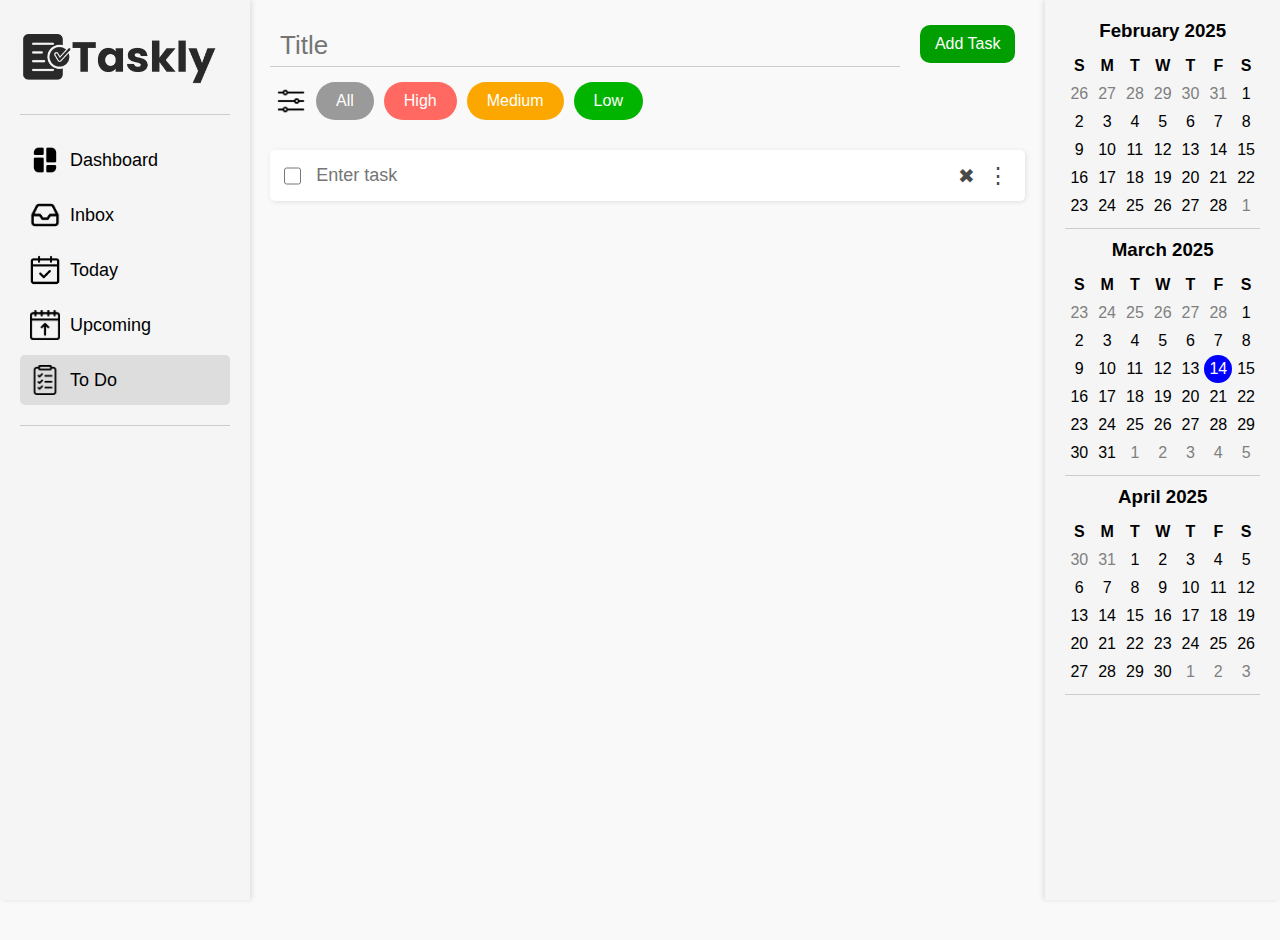
<file: MIDTERMS/index.html>
<!DOCTYPE html>
<html lang="en">
<head>
	<meta charset="UTF-8">
	<meta name="viewport" content="width=device-width, initial-scale=1.0">
	<title>Taskly-To Do List</title>
	<!-- CSS Links-->
	<link rel="stylesheet" href="styles/global.css">
		<link rel="stylesheet" href="styles/sidebars/left-sidebar.css">
		<link rel="stylesheet" href="styles/sidebars/right-sidebar.css">
		<!--Main To-Do List CSS--->
		<link rel="stylesheet" href="styles/main/main.css">
			<link rel="stylesheet" href="styles/main/to-do-list.css">
			<link rel="stylesheet" href="styles/main/title-area.css">
			<link rel="stylesheet" href="styles/main/filter-area.css">
	<!-- All Styles (Might not be updated) -->
	<!--<link rel="stylesheet" href="style (old-all-styles).css">-->
</head>
<body>
	<!-- Left Sidebar -->
	<nav class="sidebars left-sidebar">
		<div class="logo">
			<img src="images/logo.png" alt="logo">
		</div>
		<!-- Menu -->
		<div class="menu">
			<button><img src="images/dashboard.png" alt="img">Dashboard</button>
			<button><img src="images/inbox.png" alt="img">Inbox </button>
			<button><img src="images/today.png" alt="img">Today </button>
			<button><img src="images/upcoming.png" alt="img">Upcoming </button>
			<button class="active"><img src="images/todo.png" alt="img">To Do</button>
		</div>
	</nav>

	<!-- Main To-Do Section -->
	<main>
		<div class="main-container">

			<!-- Title Area-->
			<div class="title-area">
				<input placeholder="Title"></input>
				<button class="add-task" id="addTaskBtn">Add Task</button>
			</div>

			<!-- Filters -->
			<div class="filters">
				<button class="filter"><img src="images/filter.png"></button>
				<button class="all-filter-view">All</button>
				<!-- <button>Active</button> -->
				<!-- <button>Completed</button> -->
				<button data-priority="high">High</button>
				<button data-priority="medium">Medium</button>
				<button data-priority="low">Low</button>
			</div>

			<!-- To-Do List Container -->
			<ul class="to-do-list-container" id="toDoListContainer">
				<li data-index="0">
					<input class="checkbox" type="checkbox">
					<input class="task" placeholder="Enter task">
					<button class="remove-task-button" id="removeTaskBtn" data-index="0">✖</button>
					<button class="task-filter">⋮</button>
					<div class="task-filter-options" data-index="0" style="display: none;">
						<span><button class="priority-btn" data-priority="high">High</button></span>
						<span><button class="priority-btn" data-priority="medium">Medium</button></span>
						<span><button class="priority-btn" data-priority="low">Low</button></span>
					</div>
				</li>
			</ul>

		</div>
	</main>

	<!-- Right Sidebar -->
	<aside class="sidebars right-sidebar">
		<!-- February Calendar -->
		<div class="calendar">
				<h3>February 2025</h3>
				<table>
						<tr>
								<th>S</th>
								<th>M</th>
								<th>T</th>
								<th>W</th>
								<th>T</th>
								<th>F</th>
								<th>S</th>
						</tr>
						<tr>
								<td class="disabled">26</td>
								<td class="disabled">27</td>
								<td class="disabled">28</td>
								<td class="disabled">29</td>
								<td class="disabled">30</td>
								<td class="disabled">31</td>
								<td>1</td>
						</tr>
						<tr>
								<td>2</td>
								<td>3</td>
								<td>4</td>
								<td>5</td>
								<td>6</td>
								<td>7</td>
								<td>8</td>
						</tr>
						<tr>
								<td>9</td>
								<td>10</td>
								<td>11</td>
								<td>12</td>
								<td>13</td>
								<td>14</td>
								<td>15</td>
						</tr>
						<tr>
								<td>16</td>
								<td>17</td>
								<td>18</td>
								<td>19</td>
								<td>20</td>
								<td>21</td>
								<td>22</td>
						</tr>
						<tr>
								<td>23</td>
								<td>24</td>
								<td>25</td>
								<td>26</td>
								<td>27</td>
								<td>28</td>
								<td class="disabled">1</td>
						</tr>
				</table>
		</div>
		<!-- March Calendar -->
		<div class="calendar">
				<h3>March 2025</h3>
				<table>
						<tr>
								<th>S</th>
								<th>M</th>
								<th>T</th>
								<th>W</th>
								<th>T</th>
								<th>F</th>
								<th>S</th>
						</tr>
						<tr>
								<td class="disabled">23</td>
								<td class="disabled">24</td>
								<td class="disabled">25</td>
								<td class="disabled">26</td>
								<td class="disabled">27</td>
								<td class="disabled">28</td>
								<td>1</td>
						</tr>
						<tr>
								<td>2</td>
								<td>3</td>
								<td>4</td>
								<td>5</td>
								<td>6</td>
								<td>7</td>
								<td>8</td>
						</tr>
						<tr>
								<td>9</td>
								<td>10</td>
								<td>11</td>
								<td>12</td>
								<td>13</td>
								<td class="selected">14</td>
								<td>15</td>
						</tr>
						<tr>
								<td>16</td>
								<td>17</td>
								<td>18</td>
								<td>19</td>
								<td>20</td>
								<td>21</td>
								<td>22</td>
						</tr>
						<tr>
								<td>23</td>
								<td>24</td>
								<td>25</td>
								<td>26</td>
								<td>27</td>
								<td>28</td>
								<td>29</td>
						</tr>
						<tr>
								<td>30</td>
								<td>31</td>
								<td class="disabled">1</td>
								<td class="disabled">2</td>
								<td class="disabled">3</td>
								<td class="disabled">4</td>
								<td class="disabled">5</td>
						</tr>
				</table>
		</div>
		<!-- April Calendar -->
		<div class="calendar">
			<h3>April 2025</h3>
			<table>
					<tr>
							<th>S</th>
							<th>M</th>
							<th>T</th>
							<th>W</th>
							<th>T</th>
							<th>F</th>
							<th>S</th>
					</tr>
					<tr>
							<td class="disabled">30</td>
							<td class="disabled">31</td>
							<td>1</td>
							<td>2</td>
							<td>3</td>
							<td>4</td>
							<td>5</td>
					</tr>
					<tr>
							<td>6</td>
							<td>7</td>
							<td>8</td>
							<td>9</td>
							<td>10</td>
							<td>11</td>
							<td>12</td>
					</tr>
					<tr>
							<td>13</td>
							<td>14</td>
							<td>15</td>
							<td>16</td>
							<td>17</td>
							<td>18</td>
							<td>19</td>
					</tr>
					<tr>
							<td>20</td>
							<td>21</td>
							<td>22</td>
							<td>23</td>
							<td>24</td>
							<td>25</td>
							<td>26</td>
					</tr>
					<tr>
							<td>27</td>
							<td>28</td>
							<td>29</td>
							<td>30</td>
							<td class="disabled">1</td>
							<td class="disabled">2</td>
							<td class="disabled">3</td>
					</tr>
			</table>
		</div>
	</aside>
	
	<script src="script.js"></script>
</body>
</html>
</file>
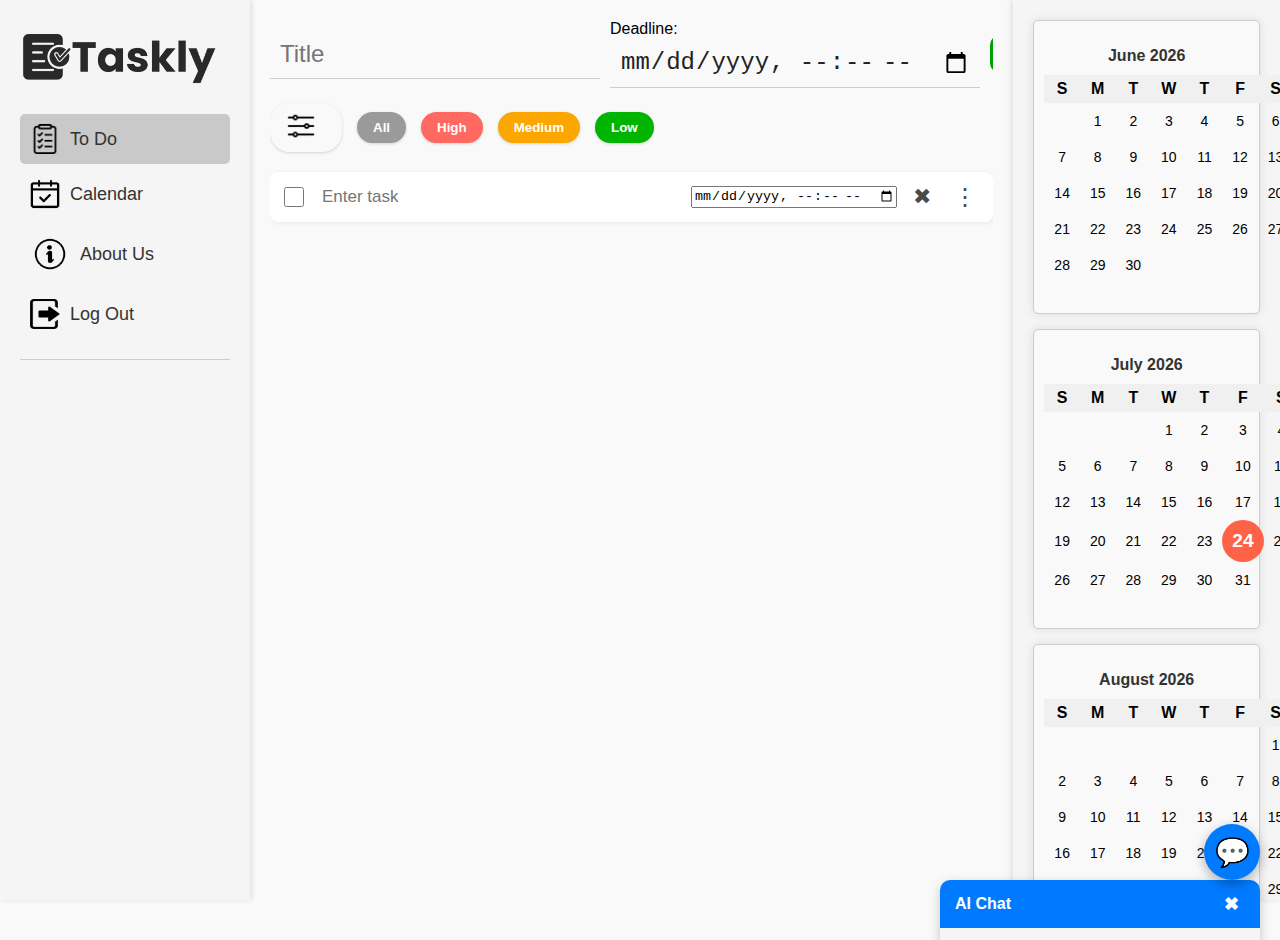
<file: DLSUD-task-tracker-main/MIDTERMS/index.html>
<!DOCTYPE html>
<html lang="en">
<head>
	<meta charset="UTF-8">
	<meta name="viewport" content="width=device-width, initial-scale=1.0">
	<title>Taskly-To Do List</title>
	<link rel="stylesheet" href="index.css">
</head>
<body>
	<!-- Left Sidebar -->
	<nav class="sidebars left-sidebar">
		<div class="logo">
			<img src="images/logo.png" alt="logo">
		</div>
		<!-- Menu -->
		<div class="menu">
			<button class="active"><img src="images/todo.png">To Do</button>
			<button><img src="images/today.png">Calendar </button>
			<button class="about-us-button"><img src="images/info.png" class="about-us">About Us </button>
			<a href="signup.html" class="signup-btn">
				<button><img src="images/logout.png">Log Out </button>
			</a>
		</div>
	</nav>

	<!-- Main To-Do Section -->
	<main>
		<div class="main-container">

			<!-- Title Area-->
			<div class="title-area">
				<input placeholder="Title"></input>
				<div class="deadline-container">
					<label for="taskDeadline">Deadline:</label>
					<input type="datetime-local" id="taskDeadline" />
				</div>
				<button class="add-task" id="addTaskBtn">Add Task</button>
			</div>

			<!-- Filters -->
			<div class="filters">
				<button class="filter"><img src="images/filter.png"></button>
				<button class="all-filter-view">All</button>
				<button data-priority="high">High</button>
				<button data-priority="medium">Medium</button>
				<button data-priority="low">Low</button>
			</div>

			<!-- To-Do List Container -->
			<ul class="to-do-list-container" id="toDoListContainer">
				<li data-index="0">
					<input class="checkbox" type="checkbox">
					<input class="task" placeholder="Enter task">
					<input class="deadline" type="datetime-local" placeholder="Deadline">
					<button class="remove-task-button" id="removeTaskBtn" data-index="0">✖</button>
					<button class="task-filter">⋮</button>
					<div class="task-filter-options" data-index="0" style="display: none;">
						<span><button class="priority-btn" data-priority="high">High</button></span>
						<span><button class="priority-btn" data-priority="medium">Medium</button></span>
						<span><button class="priority-btn" data-priority="low">Low</button></span>
					</div>
				</li>
			</ul>

		</div>
	</main>

<!--########################## NEW CODE ##################################################################-->
<!-- Right Sidebar -->
<aside class="sidebars right-sidebar">
    <!-- Previous Month Calendar -->
    <div class="calendar">
        <h3 id="prevMonthTitle"></h3>
        <table id="prevMonthTable">
        </table>
    </div>

    <!-- Current Month Calendar -->
    <div class="calendar">
        <h3 id="currentMonthTitle"></h3>
        <table id="currentMonthTable">
        </table>
    </div>

    <!-- Next Month Calendar -->
    <div class="calendar">
        <h3 id="nextMonthTitle"></h3>
        <table id="nextMonthTable">
        </table>
    </div>
</aside>

	</div>
	<!-- Chat Toggle Button -->
<button id="chat-toggle-btn" aria-label="Toggle chat">💬</button>

<!-- Chat Widget -->
<div id="chat-widget" role="dialog" aria-modal="true" aria-labelledby="chat-header" aria-hidden="true">
  <div id="chat-header">
    AI Chat
    <button id="chat-close-btn" aria-label="Close chat" title="Close chat"
      style="background:none; border:none; color:white; font-weight:bold; font-size:18px; cursor:pointer;">✖</button>
  </div>
  <div id="chat-messages" role="log" aria-live="polite"></div>
  <form id="chat-form" autocomplete="off" style="display:flex;">
    <input id="chat-input" type="text" placeholder="Type a message..." aria-label="Type a message" />
    <button id="chat-send-btn" type="submit" disabled>Send</button>
  </form>
</div>
	
<!-- Custom Notification -->
<div id="customNotification" class="custom-notification hidden">
  <p id="notificationText"></p>
</div>

	<script src="script.js"></script>
</body>
</html>
</file>
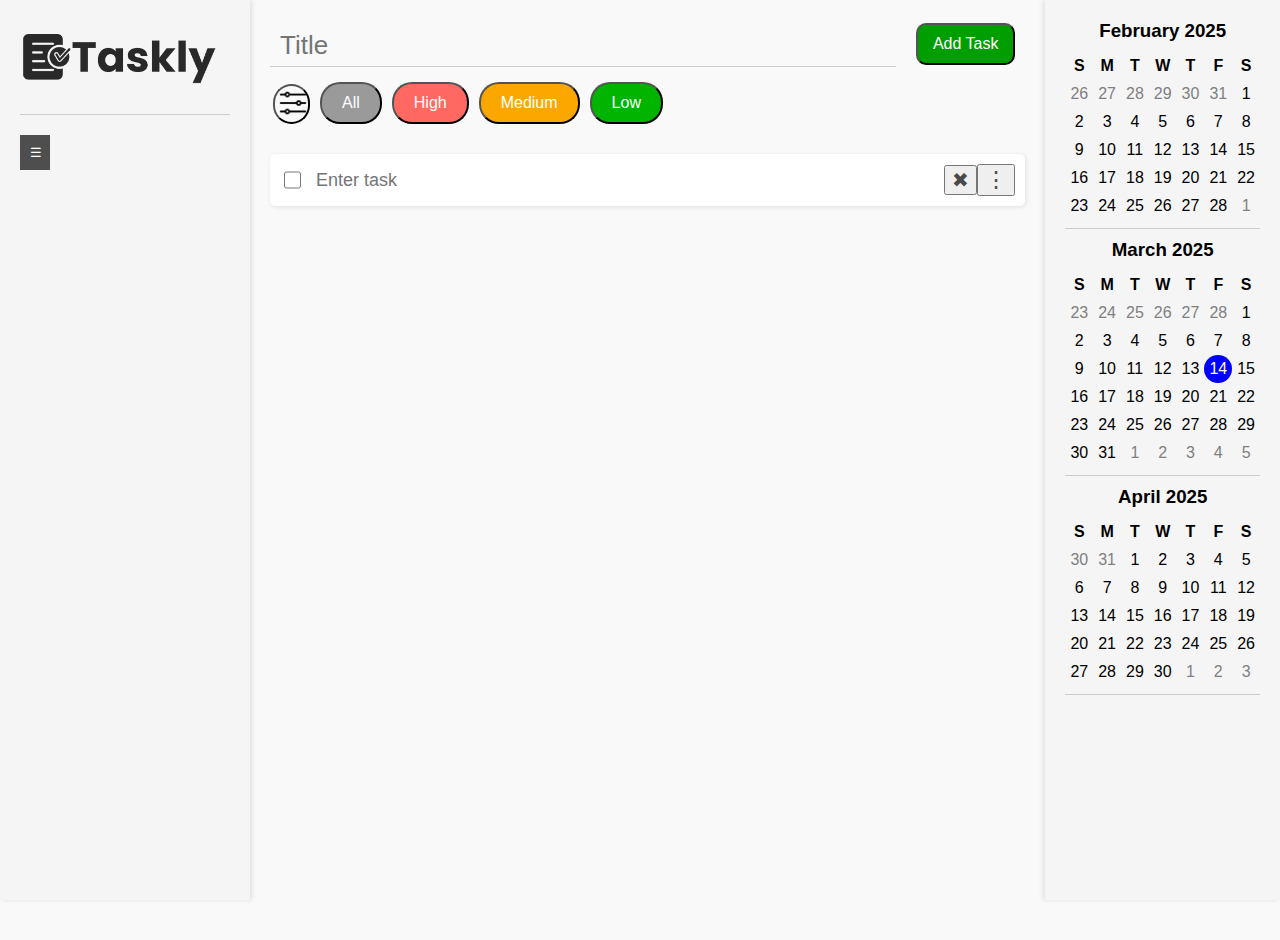
<file: NOT FINAL NASIRA MGA GINAWA KO PERO PWEDE NATO PANG PRESENT/DLSUD-task-tracker-main/MIDTERMS/index.html>
<!DOCTYPE html>
<html lang="en">
<head>
	<meta charset="UTF-8">
	<meta name="viewport" content="width=device-width, initial-scale=1.0">
	<title>Taskly-To Do List</title>
	<!-- CSS Links-->
	<link rel="stylesheet" href="styles/global.css">
		<link rel="stylesheet" href="styles/sidebars/left-sidebar.css">
		<link rel="stylesheet" href="styles/sidebars/right-sidebar.css">
		<!--Main To-Do List CSS--->
		<link rel="stylesheet" href="styles/main/main.css">
			<link rel="stylesheet" href="styles/main/to-do-list.css">
			<link rel="stylesheet" href="styles/main/title-area.css">
			<link rel="stylesheet" href="styles/main/filter-area.css">
	<!-- All Styles (Might not be updated) -->
	<!--<link rel="stylesheet" href="style (old-all-styles).css">-->
</head>
<body>


	<!-- Left Sidebar -->
	<nav class="sidebars left-sidebar">
		<div class="logo">
			<img src="images/logo.png" alt="logo">
		</div>
		<!-- Menu -->
		<div class="collapsible-menu">
			<button class="toggle-button">☰</button> 
			<div class="menu-content">
				<button><img src="images/dashboard.png" alt="img">Dashboard</button>
				<button><img src="images/inbox.png" alt="img">Inbox</button>
				<button><img src="images/today.png" alt="img">Today</button>
				<button><img src="images/upcoming.png" alt="img">Upcoming</button>
				<button class="active"><img src="images/todo.png" alt="img">To Do</button>
			</div>
		</div>
	</nav>

	<!-- Main To-Do Section -->
	<main>
		<div class="main-container">

			<!-- Title Area-->
			<div class="title-area">
				<input placeholder="Title"></input>
				<button class="add-task" id="addTaskBtn">Add Task</button>
			</div>

			<!-- Filters -->
			<div class="filters">
				<button class="filter"><img src="images/filter.png"></button>
				<button class="all-filter-view">All</button>
				<!-- <button>Active</button> -->
				<!-- <button>Completed</button> -->
				<button data-priority="high">High</button>
				<button data-priority="medium">Medium</button>
				<button data-priority="low">Low</button>
			</div>

			<!-- To-Do List Container -->
			<ul class="to-do-list-container" id="toDoListContainer">
				<li data-index="0">
					<input class="checkbox" type="checkbox">
					<input class="task" placeholder="Enter task">
					<button class="remove-task-button" id="removeTaskBtn" data-index="0">✖</button>
					<button class="task-filter">⋮</button>
					<div class="task-filter-options" data-index="0" style="display: none;">
						<span><button class="priority-btn" data-priority="high">High</button></span>
						<span><button class="priority-btn" data-priority="medium">Medium</button></span>
						<span><button class="priority-btn" data-priority="low">Low</button></span>
					</div>
				</li>
			</ul>

		</div>
	</main>

	<!-- Right Sidebar -->
	<aside class="sidebars right-sidebar">
		<!-- February Calendar -->
		<div class="calendar">
				<h3>February 2025</h3>
				<table>
						<tr>
								<th>S</th>
								<th>M</th>
								<th>T</th>
								<th>W</th>
								<th>T</th>
								<th>F</th>
								<th>S</th>
						</tr>
						<tr>
								<td class="disabled">26</td>
								<td class="disabled">27</td>
								<td class="disabled">28</td>
								<td class="disabled">29</td>
								<td class="disabled">30</td>
								<td class="disabled">31</td>
								<td>1</td>
						</tr>
						<tr>
								<td>2</td>
								<td>3</td>
								<td>4</td>
								<td>5</td>
								<td>6</td>
								<td>7</td>
								<td>8</td>
						</tr>
						<tr>
								<td>9</td>
								<td>10</td>
								<td>11</td>
								<td>12</td>
								<td>13</td>
								<td>14</td>
								<td>15</td>
						</tr>
						<tr>
								<td>16</td>
								<td>17</td>
								<td>18</td>
								<td>19</td>
								<td>20</td>
								<td>21</td>
								<td>22</td>
						</tr>
						<tr>
								<td>23</td>
								<td>24</td>
								<td>25</td>
								<td>26</td>
								<td>27</td>
								<td>28</td>
								<td class="disabled">1</td>
						</tr>
				</table>
		</div>
		<!-- March Calendar -->
		<div class="calendar">
				<h3>March 2025</h3>
				<table>
						<tr>
								<th>S</th>
								<th>M</th>
								<th>T</th>
								<th>W</th>
								<th>T</th>
								<th>F</th>
								<th>S</th>
						</tr>
						<tr>
								<td class="disabled">23</td>
								<td class="disabled">24</td>
								<td class="disabled">25</td>
								<td class="disabled">26</td>
								<td class="disabled">27</td>
								<td class="disabled">28</td>
								<td>1</td>
						</tr>
						<tr>
								<td>2</td>
								<td>3</td>
								<td>4</td>
								<td>5</td>
								<td>6</td>
								<td>7</td>
								<td>8</td>
						</tr>
						<tr>
								<td>9</td>
								<td>10</td>
								<td>11</td>
								<td>12</td>
								<td>13</td>
								<td class="selected">14</td>
								<td>15</td>
						</tr>
						<tr>
								<td>16</td>
								<td>17</td>
								<td>18</td>
								<td>19</td>
								<td>20</td>
								<td>21</td>
								<td>22</td>
						</tr>
						<tr>
								<td>23</td>
								<td>24</td>
								<td>25</td>
								<td>26</td>
								<td>27</td>
								<td>28</td>
								<td>29</td>
						</tr>
						<tr>
								<td>30</td>
								<td>31</td>
								<td class="disabled">1</td>
								<td class="disabled">2</td>
								<td class="disabled">3</td>
								<td class="disabled">4</td>
								<td class="disabled">5</td>
						</tr>
				</table>
		</div>
		<!-- April Calendar -->
		<div class="calendar">
			<h3>April 2025</h3>
			<table>
					<tr>
							<th>S</th>
							<th>M</th>
							<th>T</th>
							<th>W</th>
							<th>T</th>
							<th>F</th>
							<th>S</th>
					</tr>
					<tr>
							<td class="disabled">30</td>
							<td class="disabled">31</td>
							<td>1</td>
							<td>2</td>
							<td>3</td>
							<td>4</td>
							<td>5</td>
					</tr>
					<tr>
							<td>6</td>
							<td>7</td>
							<td>8</td>
							<td>9</td>
							<td>10</td>
							<td>11</td>
							<td>12</td>
					</tr>
					<tr>
							<td>13</td>
							<td>14</td>
							<td>15</td>
							<td>16</td>
							<td>17</td>
							<td>18</td>
							<td>19</td>
					</tr>
					<tr>
							<td>20</td>
							<td>21</td>
							<td>22</td>
							<td>23</td>
							<td>24</td>
							<td>25</td>
							<td>26</td>
					</tr>
					<tr>
							<td>27</td>
							<td>28</td>
							<td>29</td>
							<td>30</td>
							<td class="disabled">1</td>
							<td class="disabled">2</td>
							<td class="disabled">3</td>
					</tr>
			</table>
		</div>
	</aside>
	
	<script src="script.js"></script>
</body>
</html>
</file>
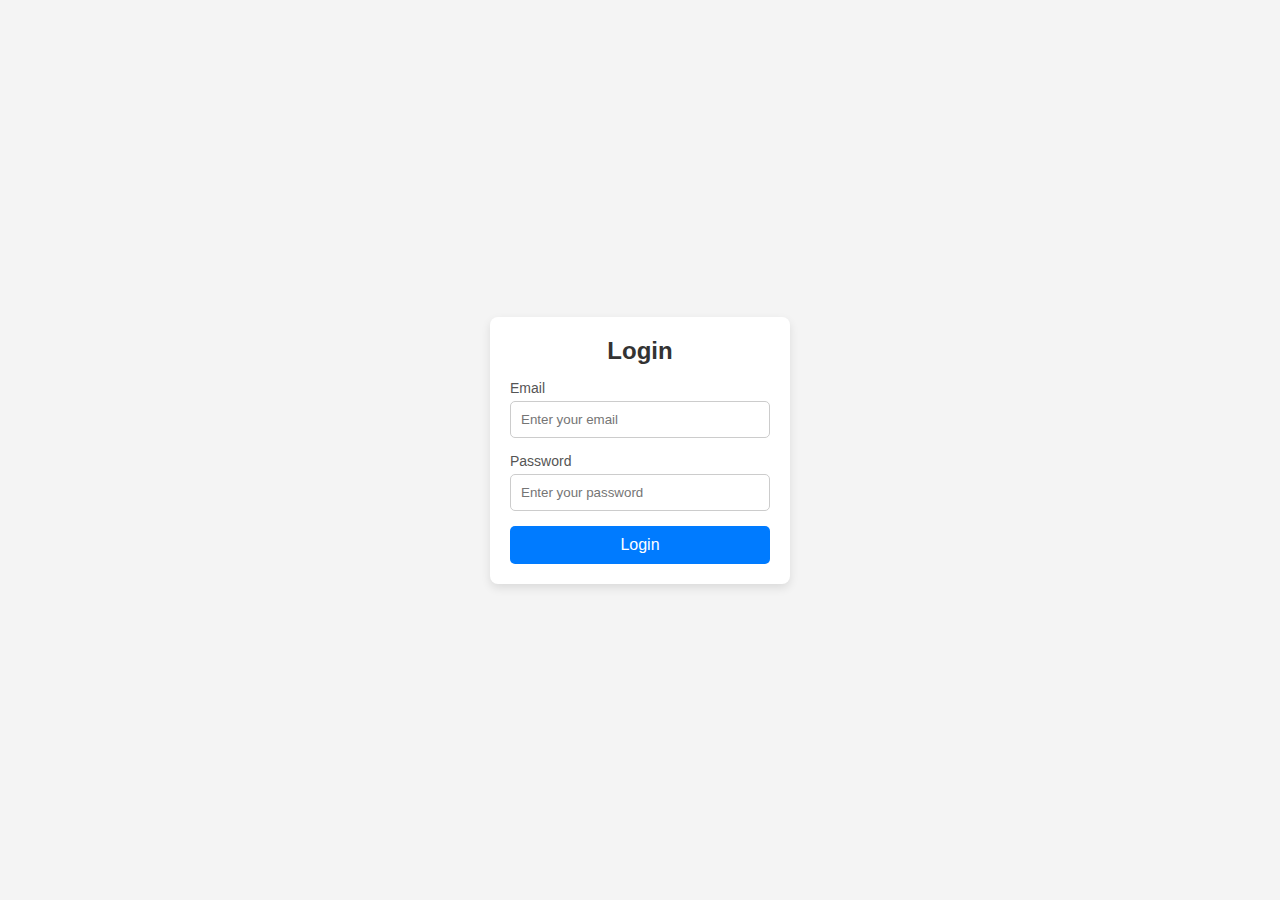
<file: MIDTERMS/signup.html>
<!DOCTYPE html>
<html lang="en">
<head>
    <meta charset="UTF-8">
    <meta name="viewport" content="width=device-width, initial-scale=1.0">
    <title>Login Page</title>
    <link rel="stylesheet" href="signup.css">
</head>
<body>
    <div class="login-container">
        <h2>Login</h2>
        <form action="index.html">
            <div class="input-group">
                <label for="email">Email</label>
                <input type="email" id="email" placeholder="Enter your email" required>
            </div>
            <div class="input-group">
                <label for="password">Password</label>
                <input type="password" id="password" placeholder="Enter your password" required>
            </div>
            <button type="submit" class="login-btn">Login</button>
        </form>
    </div>
</body>
</html>
</file>
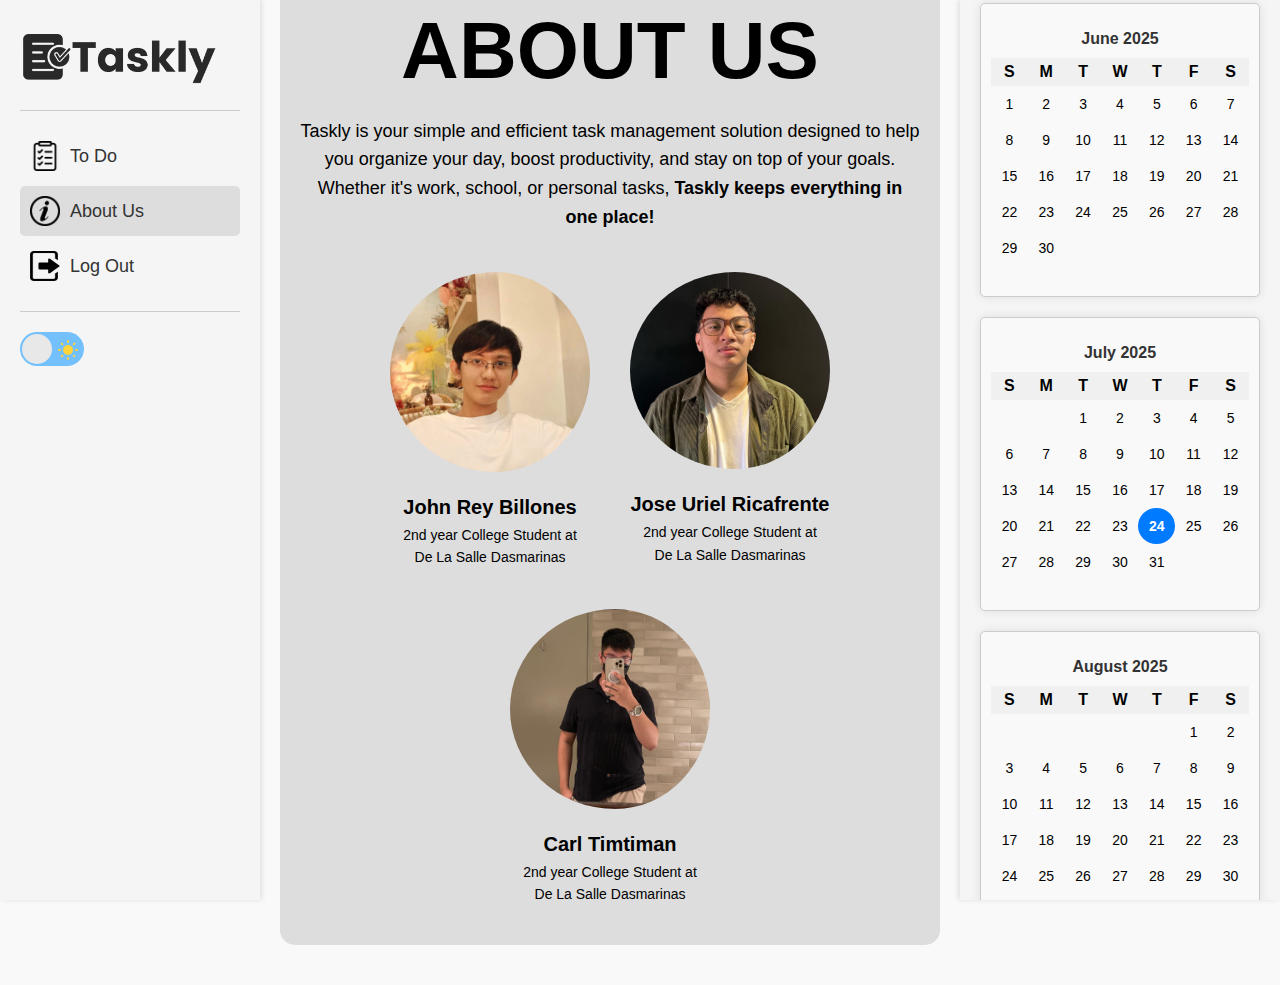
<file: Taskly/about-us.html>
<!DOCTYPE html>
<html lang="en">
<head>
	  <script>
    (function() {
      try {
        if (localStorage.getItem('theme') === 'dark') {
          document.documentElement.classList.add('dark-mode');
        }
      } catch (e) {}
    })();
  </script>
	<meta charset="UTF-8">
	<meta name="viewport" content="width=device-width, initial-scale=1.0">
	<title>Taskly-To Do List</title>
	<link rel="stylesheet" href="styles/about-us.css">
	<link rel="stylesheet" href="styles/left-sidebar.css">
	<link rel="stylesheet" href="styles/right-sidebar.css">
	<link rel="stylesheet" href="styles/dark-mode.css">
</head>
<body>
	<!-- Left Sidebar -->
	<nav class="sidebars left-sidebar">
		<div class="logo">
			<img src="assets/icons/logo.png" alt="logo">
		</div>
		<!-- Menu -->
		<div class="menu">
			<a href="task.html">
				<button><img src="assets/icons/todo.png">To Do</button>
			</a>
			<a href="about-us.html">
				<button class="about-us-button active"><img src="assets/icons/info.png" class="about-us">About Us </button>
			</a>
			<a href="login.html" class="signup-btn">
				<button><img src="assets/icons/logout.png">Log Out </button>
			</a>
		</div>
		<!-- Dark Mode Toggle -->
		<div>
			<!-- From Uiverse.io by andrew-demchenk0 --> 
			<label class="switch">
				<span class="sun"><svg xmlns="http://www.w3.org/2000/svg" viewBox="0 0 24 24"><g fill="#ffd43b"><circle r="5" cy="12" cx="12"></circle><path d="m21 13h-1a1 1 0 0 1 0-2h1a1 1 0 0 1 0 2zm-17 0h-1a1 1 0 0 1 0-2h1a1 1 0 0 1 0 2zm13.66-5.66a1 1 0 0 1 -.66-.29 1 1 0 0 1 0-1.41l.71-.71a1 1 0 1 1 1.41 1.41l-.71.71a1 1 0 0 1 -.75.29zm-12.02 12.02a1 1 0 0 1 -.71-.29 1 1 0 0 1 0-1.41l.71-.66a1 1 0 0 1 1.41 1.41l-.71.71a1 1 0 0 1 -.7.24zm6.36-14.36a1 1 0 0 1 -1-1v-1a1 1 0 0 1 2 0v1a1 1 0 0 1 -1 1zm0 17a1 1 0 0 1 -1-1v-1a1 1 0 0 1 2 0v1a1 1 0 0 1 -1 1zm-5.66-14.66a1 1 0 0 1 -.7-.29l-.71-.71a1 1 0 0 1 1.41-1.41l.71.71a1 1 0 0 1 0 1.41 1 1 0 0 1 -.71.29zm12.02 12.02a1 1 0 0 1 -.7-.29l-.66-.71a1 1 0 0 1 1.36-1.36l.71.71a1 1 0 0 1 0 1.41 1 1 0 0 1 -.71.24z"></path></g></svg></span>
				<span class="moon"><svg xmlns="http://www.w3.org/2000/svg" viewBox="0 0 384 512"><path d="m223.5 32c-123.5 0-223.5 100.3-223.5 224s100 224 223.5 224c60.6 0 115.5-24.2 155.8-63.4 5-4.9 6.3-12.5 3.1-18.7s-10.1-9.7-17-8.5c-9.8 1.7-19.8 2.6-30.1 2.6-96.9 0-175.5-78.8-175.5-176 0-65.8 36-123.1 89.3-153.3 6.1-3.5 9.2-10.5 7.7-17.3s-7.3-11.9-14.3-12.5c-6.3-.5-12.6-.8-19-.8z"></path></svg></span>   
				<input type="checkbox" class="input">
				<span class="slider"></span>
			</label>
		</div>
	</nav>

	<!-- Main To-Do Section -->
	<main>
		<section class="about-us-section">
				<div class="about-us-content">
					<h1>ABOUT US</h1>
					<p>
						Taskly is your simple and efficient task management solution designed to help you organize your day, boost productivity, and stay on top of your goals. Whether it's work, school, or personal tasks, <strong>Taskly keeps everything in one place!</strong>
					</p>
			
					<div class="team-section">
						<div class="team-member">
							<img src="assets/profiles/member1.jpg" alt="JR">
							<h3>John Rey Billones</h3>
							<p>2nd year College Student at<br> De La Salle Dasmarinas</p>
						</div>
						<div class="team-member">
							<img src="assets/profiles/member2.png" alt="JU">
							<h3>Jose Uriel Ricafrente</h3>
							<p>2nd year College Student at<br> De La Salle Dasmarinas</p>
						</div>
						<div class="team-member">
							<img src="assets/profiles/member3.jpg" alt="CT">
							<h3>Carl Timtiman</h3>
							<p>2nd year College Student at<br> De La Salle Dasmarinas</p>
						</div>
					</div>
				</div>
			</section>
	</main>

	<!-- Right Sidebar -->
<aside class="sidebars right-sidebar">
	<div class="calendar-scroll" id="calendarScrollContainer">
</aside>
	<script src="scripts/calendar.js"></script>
	<script src="scripts/dark-mode.js"></script>
</body>
</html>
</file>
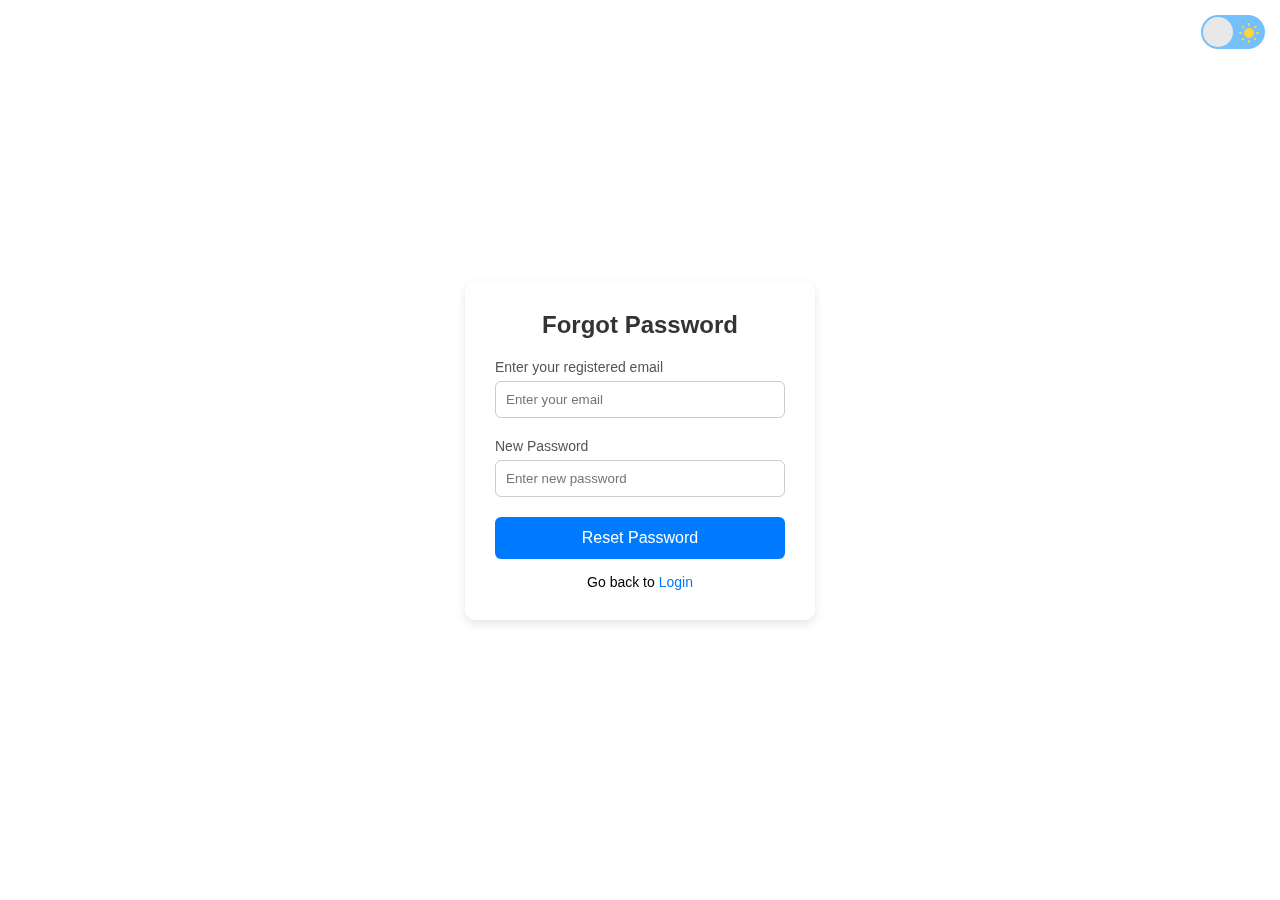
<file: Taskly/forgot-password.html>
<!DOCTYPE html>
<html lang="en">
<head>
  <meta charset="UTF-8" />
  <meta name="viewport" content="width=device-width, initial-scale=1.0"/>
  <title>Forgot Password</title>
  <link rel="stylesheet" href="styles/login.css"/>
  <link rel="stylesheet" href="styles/dark-mode.css"/>
</head>
<body>
	<div class="background-overlay"></div>
  <div class="auth-container">
    <h2>Forgot Password</h2>
    <form id="forgotPasswordForm">
      <div class="input-group">
        <label for="resetEmail">Enter your registered email</label>
        <input type="email" id="resetEmail" required placeholder="Enter your email"/>
      </div>
      <div class="input-group">
        <label for="newPassword">New Password</label>
        <input type="password" id="newPassword" required placeholder="Enter new password"/>
      </div>
      <button type="submit" class="btn">Reset Password</button>
      <p>Go back to <a href="login.html">Login</a></p>
    </form>
  </div>
	<!-- Dark Mode Toggle -->
	<div class="theme-toggle-wrapper">
		<!-- From Uiverse.io by andrew-demchenk0 --> 
		<label class="switch">
			<span class="sun"><svg xmlns="http://www.w3.org/2000/svg" viewBox="0 0 24 24"><g fill="#ffd43b"><circle r="5" cy="12" cx="12"></circle><path d="m21 13h-1a1 1 0 0 1 0-2h1a1 1 0 0 1 0 2zm-17 0h-1a1 1 0 0 1 0-2h1a1 1 0 0 1 0 2zm13.66-5.66a1 1 0 0 1 -.66-.29 1 1 0 0 1 0-1.41l.71-.71a1 1 0 1 1 1.41 1.41l-.71.71a1 1 0 0 1 -.75.29zm-12.02 12.02a1 1 0 0 1 -.71-.29 1 1 0 0 1 0-1.41l.71-.66a1 1 0 0 1 1.41 1.41l-.71.71a1 1 0 0 1 -.7.24zm6.36-14.36a1 1 0 0 1 -1-1v-1a1 1 0 0 1 2 0v1a1 1 0 0 1 -1 1zm0 17a1 1 0 0 1 -1-1v-1a1 1 0 0 1 2 0v1a1 1 0 0 1 -1 1zm-5.66-14.66a1 1 0 0 1 -.7-.29l-.71-.71a1 1 0 0 1 1.41-1.41l.71.71a1 1 0 0 1 0 1.41 1 1 0 0 1 -.71.29zm12.02 12.02a1 1 0 0 1 -.7-.29l-.66-.71a1 1 0 0 1 1.36-1.36l.71.71a1 1 0 0 1 0 1.41 1 1 0 0 1 -.71.24z"></path></g></svg></span>
			<span class="moon"><svg xmlns="http://www.w3.org/2000/svg" viewBox="0 0 384 512"><path d="m223.5 32c-123.5 0-223.5 100.3-223.5 224s100 224 223.5 224c60.6 0 115.5-24.2 155.8-63.4 5-4.9 6.3-12.5 3.1-18.7s-10.1-9.7-17-8.5c-9.8 1.7-19.8 2.6-30.1 2.6-96.9 0-175.5-78.8-175.5-176 0-65.8 36-123.1 89.3-153.3 6.1-3.5 9.2-10.5 7.7-17.3s-7.3-11.9-14.3-12.5c-6.3-.5-12.6-.8-19-.8z"></path></svg></span>   
			<input type="checkbox" class="input">
			<span class="slider"></span>
		</label>
	</div>
  <script src="scripts/auth.js"></script>
  <script src="scripts/dark-mode.js"></script>
</body>
</html>
</file>
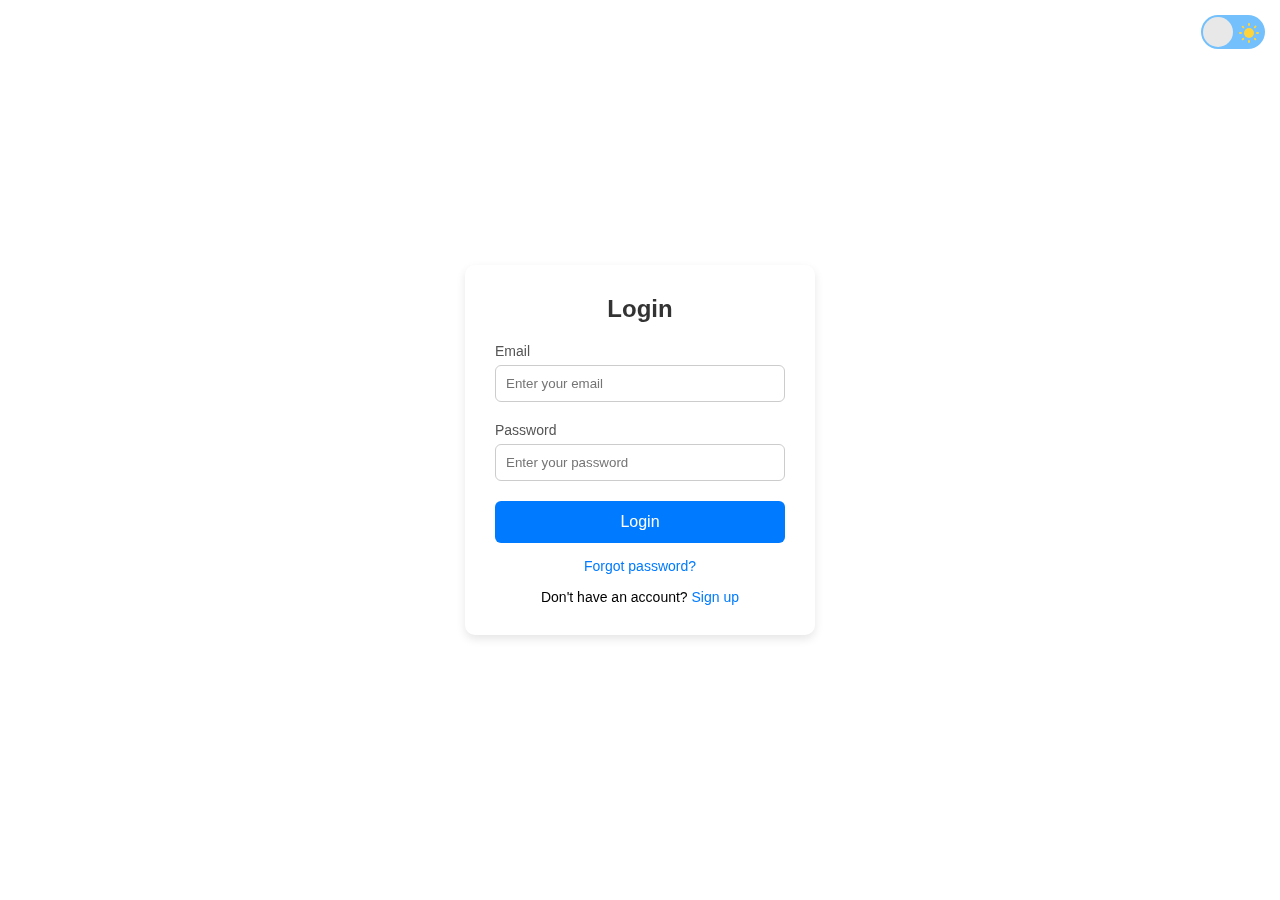
<file: Taskly/login.html>
<!DOCTYPE html>
<html lang="en">
<head>
	<script>
		(function() {
			try {
				if (localStorage.getItem('theme') === 'dark') {
					document.documentElement.classList.add('dark-mode');
				}
			} catch (e) {}
		})();
  </script>
  <meta charset="UTF-8" />
  <meta name="viewport" content="width=device-width, initial-scale=1.0"/>
  <title>Login</title>
  <link rel="stylesheet" href="styles/login.css"/>
  <link rel="stylesheet" href="styles/dark-mode.css"/>
</head>
<body>
	<div class="background-overlay"></div>
  <div class="auth-container">
    <h2>Login</h2>
    <form id="loginForm">
      <div class="input-group">
        <label for="loginEmail">Email</label>
        <input type="email" id="loginEmail" required placeholder="Enter your email"/>
      </div>
      <div class="input-group">
        <label for="loginPassword">Password</label>
        <input type="password" id="loginPassword" required placeholder="Enter your password"/>
      </div>
      <button type="submit" class="btn">Login</button>
			<p><a href="forgot-password.html">Forgot password?</a></p>
      <p>Don't have an account? <a href="signup.html">Sign up</a></p>
    </form>
  </div>
	<!-- Dark Mode Toggle -->
	<div class="theme-toggle-wrapper">
		<!-- From Uiverse.io by andrew-demchenk0 --> 
		<label class="switch">
			<span class="sun"><svg xmlns="http://www.w3.org/2000/svg" viewBox="0 0 24 24"><g fill="#ffd43b"><circle r="5" cy="12" cx="12"></circle><path d="m21 13h-1a1 1 0 0 1 0-2h1a1 1 0 0 1 0 2zm-17 0h-1a1 1 0 0 1 0-2h1a1 1 0 0 1 0 2zm13.66-5.66a1 1 0 0 1 -.66-.29 1 1 0 0 1 0-1.41l.71-.71a1 1 0 1 1 1.41 1.41l-.71.71a1 1 0 0 1 -.75.29zm-12.02 12.02a1 1 0 0 1 -.71-.29 1 1 0 0 1 0-1.41l.71-.66a1 1 0 0 1 1.41 1.41l-.71.71a1 1 0 0 1 -.7.24zm6.36-14.36a1 1 0 0 1 -1-1v-1a1 1 0 0 1 2 0v1a1 1 0 0 1 -1 1zm0 17a1 1 0 0 1 -1-1v-1a1 1 0 0 1 2 0v1a1 1 0 0 1 -1 1zm-5.66-14.66a1 1 0 0 1 -.7-.29l-.71-.71a1 1 0 0 1 1.41-1.41l.71.71a1 1 0 0 1 0 1.41 1 1 0 0 1 -.71.29zm12.02 12.02a1 1 0 0 1 -.7-.29l-.66-.71a1 1 0 0 1 1.36-1.36l.71.71a1 1 0 0 1 0 1.41 1 1 0 0 1 -.71.24z"></path></g></svg></span>
			<span class="moon"><svg xmlns="http://www.w3.org/2000/svg" viewBox="0 0 384 512"><path d="m223.5 32c-123.5 0-223.5 100.3-223.5 224s100 224 223.5 224c60.6 0 115.5-24.2 155.8-63.4 5-4.9 6.3-12.5 3.1-18.7s-10.1-9.7-17-8.5c-9.8 1.7-19.8 2.6-30.1 2.6-96.9 0-175.5-78.8-175.5-176 0-65.8 36-123.1 89.3-153.3 6.1-3.5 9.2-10.5 7.7-17.3s-7.3-11.9-14.3-12.5c-6.3-.5-12.6-.8-19-.8z"></path></svg></span>   
			<input type="checkbox" class="input">
			<span class="slider"></span>
		</label>
	</div>
  <script src="scripts/auth.js"></script>
  <script src="scripts/dark-mode.js"></script>
</body>
</html>
</file>
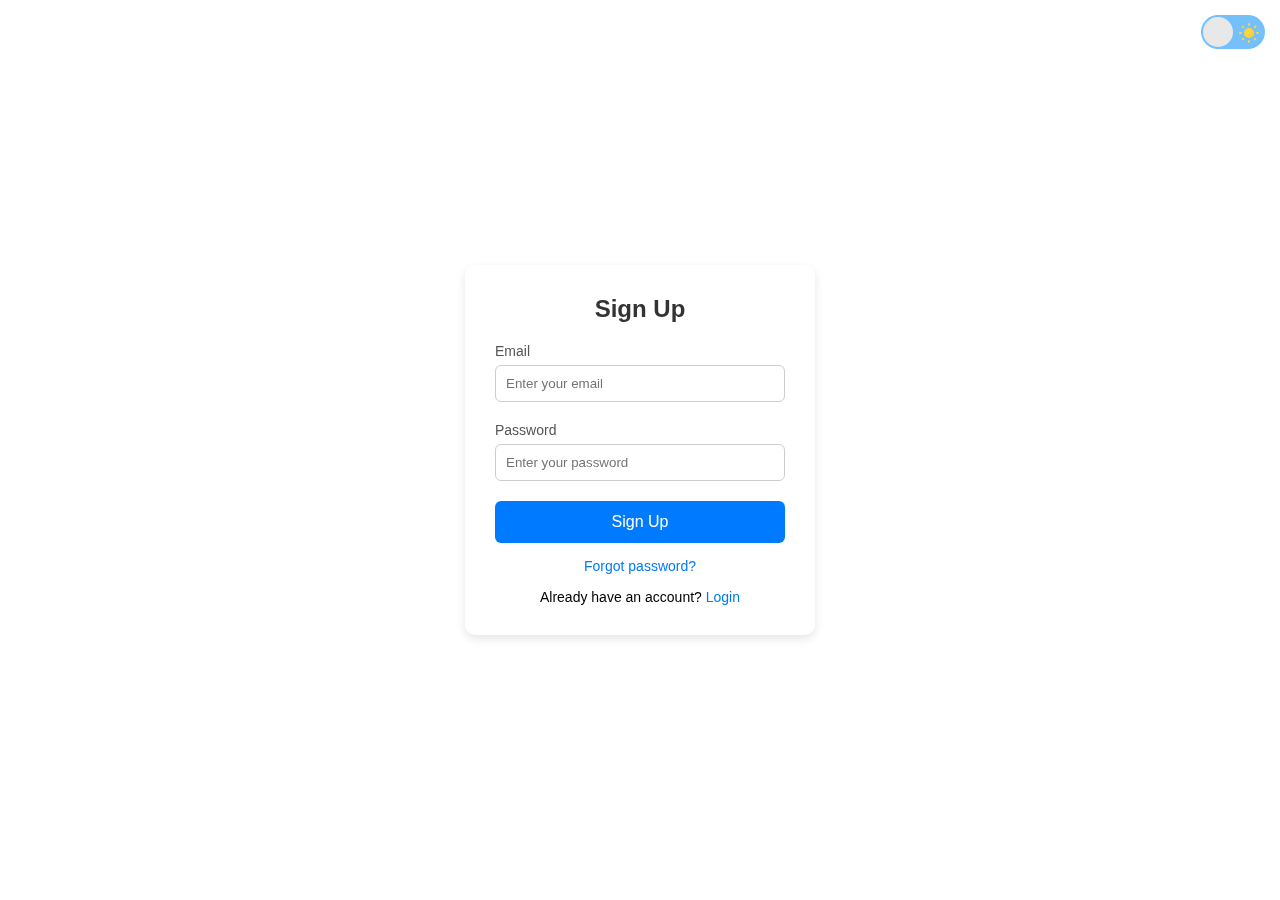
<file: Taskly/signup.html>
<!DOCTYPE html>
<html lang="en">
<head>
	<script>
		(function() {
			try {
				if (localStorage.getItem('theme') === 'dark') {
					document.documentElement.classList.add('dark-mode');
				}
			} catch (e) {}
		})();
  </script>
  <meta charset="UTF-8"/>
  <meta name="viewport" content="width=device-width, initial-scale=1.0"/>
  <title>Sign Up</title>
  <link rel="stylesheet" href="styles/login.css"/>
  <link rel="stylesheet" href="styles/dark-mode.css"/>
</head>
<body>
	<div class="background-overlay"></div>
  <div class="auth-container">
    <h2>Sign Up</h2>
    <form id="signupForm">
      <div class="input-group">
        <label for="signupEmail">Email</label>
        <input type="email" id="signupEmail" required placeholder="Enter your email"/>
      </div>
      <div class="input-group">
        <label for="signupPassword">Password</label>
        <input type="password" id="signupPassword" required placeholder="Enter your password"/>
      </div>
      <button type="submit" class="btn">Sign Up</button>
			<p><a href="forgot-password.html">Forgot password?</a></p>
      <p>Already have an account? <a href="login.html">Login</a></p>
    </form>
  </div>
	  </div>
	<!-- Dark Mode Toggle -->
	<div class="theme-toggle-wrapper">
		<!-- From Uiverse.io by andrew-demchenk0 --> 
		<label class="switch">
			<span class="sun"><svg xmlns="http://www.w3.org/2000/svg" viewBox="0 0 24 24"><g fill="#ffd43b"><circle r="5" cy="12" cx="12"></circle><path d="m21 13h-1a1 1 0 0 1 0-2h1a1 1 0 0 1 0 2zm-17 0h-1a1 1 0 0 1 0-2h1a1 1 0 0 1 0 2zm13.66-5.66a1 1 0 0 1 -.66-.29 1 1 0 0 1 0-1.41l.71-.71a1 1 0 1 1 1.41 1.41l-.71.71a1 1 0 0 1 -.75.29zm-12.02 12.02a1 1 0 0 1 -.71-.29 1 1 0 0 1 0-1.41l.71-.66a1 1 0 0 1 1.41 1.41l-.71.71a1 1 0 0 1 -.7.24zm6.36-14.36a1 1 0 0 1 -1-1v-1a1 1 0 0 1 2 0v1a1 1 0 0 1 -1 1zm0 17a1 1 0 0 1 -1-1v-1a1 1 0 0 1 2 0v1a1 1 0 0 1 -1 1zm-5.66-14.66a1 1 0 0 1 -.7-.29l-.71-.71a1 1 0 0 1 1.41-1.41l.71.71a1 1 0 0 1 0 1.41 1 1 0 0 1 -.71.29zm12.02 12.02a1 1 0 0 1 -.7-.29l-.66-.71a1 1 0 0 1 1.36-1.36l.71.71a1 1 0 0 1 0 1.41 1 1 0 0 1 -.71.24z"></path></g></svg></span>
			<span class="moon"><svg xmlns="http://www.w3.org/2000/svg" viewBox="0 0 384 512"><path d="m223.5 32c-123.5 0-223.5 100.3-223.5 224s100 224 223.5 224c60.6 0 115.5-24.2 155.8-63.4 5-4.9 6.3-12.5 3.1-18.7s-10.1-9.7-17-8.5c-9.8 1.7-19.8 2.6-30.1 2.6-96.9 0-175.5-78.8-175.5-176 0-65.8 36-123.1 89.3-153.3 6.1-3.5 9.2-10.5 7.7-17.3s-7.3-11.9-14.3-12.5c-6.3-.5-12.6-.8-19-.8z"></path></svg></span>   
			<input type="checkbox" class="input">
			<span class="slider"></span>
		</label>
	</div>
  <script src="scripts/auth.js"></script>
  <script src="scripts/dark-mode.js"></script>
</body>
</html>
</file>
<file: MIDTERMS/styles/global.css>
body {
	overflow: hidden;
	font-family: Arial, sans-serif;
	margin: 0;
	padding: 0;
	display: flex;
	height: 100vh;
	width: 100vw;
	background-color: #f9f9f9;
	min-width: 500px;
}

img {
	width: 30px;
	height: 30px;
	padding-right: 10px;
}

input {
	display: inline-block;
}

input:focus {
	outline: none;
}

button {
	cursor: pointer;
	background: none;
	border: none;
}
</file>
<file: MIDTERMS/styles/sidebars/left-sidebar.css>
/* Left Sidebar */
.left-sidebar {
	background-color: #f5f5f5;
	padding: 20px;
	display: flex;
	flex-direction: column;
	gap: 20px;
}

nav {
	box-shadow: 2px 0 5px rgba(0, 0, 0, 0.1);
}

.logo, .menu{
	margin: 0;
	border-bottom: 1px solid #ccc;
	padding-bottom: 20px;
}

.logo img {
	padding-top: 10px;
	width: 200px;
	height: 60px;
}

.menu {
	display: flex;
	flex-direction: column;
	gap: 5px;
}

.menu button {
	display: flex;
	padding: 10px;
	cursor: pointer;
	font-size: 18px;
	text-align: left;
	align-items: center;
	justify-content: flex-start;
	width: 100%;
	border-radius: 5px;
}

.menu button:hover {
	background: #c9c9c9;
}

.menu .active {
	background: #dddddd;
}
</file>
<file: MIDTERMS/styles/sidebars/right-sidebar.css>
/* Right Sidebar */
aside {
	width: 20%;
	box-shadow: -2px 0 5px rgba(0, 0, 0, 0.1);
}

.right-sidebar {
	background-color: #f5f5f5;
	padding: 20px;
	display: flex;
	flex-direction: column;
	gap: 10px;
}

/* Calendar */
.calendar {
	margin: 0;
	border-bottom: 1px solid #ccc;
	padding-bottom: 8px;
	text-align: center;
}

.calendar table {
	width: 100%;
	border-collapse: collapse;
	border-spacing: 0; 
}

.calendar h3 {
	margin: 0 0 10px 0;
}

.calendar th {
	text-align: center;
	padding: 5px; 
	margin: 0; 
}

.calendar td {
	text-align: center;
	padding: 5px;
}

.calendar .selected {
	background-color: blue;
	color: white;
	border-radius: 55%;
}

.calendar .disabled {
	color: gray;
}
</file>
<file: MIDTERMS/styles/main/main.css>
/* Main */
main {
	display: flex;
	width: 100%;
	height: 100vh;
}

/* Container */
.main-container {
	display: flex;
	flex-direction: column;
	width: 100%;
	height: 100%;
	padding: 20px;
}
</file>
<file: MIDTERMS/styles/main/to-do-list.css>
/* To-Do List */
.to-do-list-container {
	list-style-type: none;
	padding: 0;
	margin-top: 15px;
	display: grid;
	gap: 10px;
}

.to-do-list-container li {
	position: relative;
	display: flex;
	align-items: center;
	justify-content: left;
	padding: 10px;
	background: white;
	border-radius: 5px;
	box-shadow: 1px 1px 5px rgba(0, 0, 0, 0.1);
	max-width: 100%;
}

.checkbox {
	width: 20px;
	height: 20px;
	margin-right: 10px;
}

.task {
	width: 100%;
	font-size: 18px;
	padding: 5px;
	align-self: flex-end;
	border: none;
	background: none;
	word-wrap: break-word;
	white-space: normal;
}

.remove-task-button {
	color: rgb(73, 73, 73);
	font-size: 20px;
	place-self: center;
}

/* Completed Tasks */
.to-do-list-container .completed {
	text-decoration: line-through;
	color: gray;
}

/* Task Filters */
.task-filter {
	font-size: 22px;
	place-self: center;
	color: rgb(73, 73, 73);
}

.task-filter-options {
	display: none;
	position: absolute;
	left: 100%; 
	top: -30px; 
	width: 80px;
	background: white;
	border: 1px solid #ccc;
	box-shadow: 0 2px 5px rgba(0, 0, 0, 0.1);
	padding: 10px;
	border-radius: 5px;
	z-index: 1000;
	transform: translateX(10px); 
	white-space: nowrap;
}

.task-filter-options span {
	display: block;
	margin-bottom: 5px;
}

.task-filter-options span:last-child {
	margin-bottom: 0;
}

.priority-btn {
	border: none;
	border-radius: 5px;
	cursor: pointer;
	padding: 5px 10px;
	border-radius: 5px;
	display: block;
	width: 100%;
	text-align: left;
}

li.high-prio-task {
	background-color: #ffb8b4;
	color: white;
}

li.medium-prio-task {
	background-color: #ffde9c;
	color: white;
}

li.low-prio-task {
	background-color: rgb(155, 208, 155);
	color: white;
}
</file>
<file: MIDTERMS/styles/main/title-area.css>
/* Title Area */
.title-area {
	display: flex;
	justify-content: space-between;
	align-items: center;
}

.title-area input {
	flex-grow: 1;
	margin-right: 10px;
	padding: 10px 10px 5px 10px;
	border: none;
	background: none;
	border-bottom: 1px solid #ccc;
	font-size: 26px;
}

.add-task {
	background: rgb(0, 158, 0);
	color: white;
	font-size: 16px;
	padding: 10px 15px;
	border-radius: 10px;
	margin: 0 10px;
	min-width:max-content; 
}

.add-task:hover {
	background-color: rgb(0, 118, 0);
}
</file>
<file: MIDTERMS/styles/main/filter-area.css>
/* Filter Buttons */
.filters {
	display: flex;
	gap: 10px;
	margin: 15px 0;
}

.filters button {
	font-size: 16px;
	padding: 10px 20px;
	border-radius: 20px;
}

.all-filter-view {
	background: #9a9a9a;;
	color: white;
}

.all-filter-view:hover {
	background-color: #7d7d7d;
}

.all-filter-view.active {
	background-color: #b7b7b7;
}

.filters img, .filters .filter, .filters .filter:hover {
	background: none;
	padding: 0;
	margin-left: 3px;
	margin-top: 2px;
}


[data-priority="high"] {
	background-color: #FF6961;
	color: white;
}

[data-priority="high"]:hover {
	background-color: #df5b54;
}


[data-priority="medium"] {
	background-color: #fba700; 
	color: white;
}

[data-priority="medium"]:hover {
	background-color: #d68f00;
}


[data-priority="low"] {
	background-color: rgb(0, 180, 0);
	color: white;
}

[data-priority="low"]:hover {
	background-color: rgb(0, 152, 0);
}
</file>
<file: MIDTERMS/style (old-all-styles).css>
/* General Styles */
body {
	overflow: hidden;
	font-family: Arial, sans-serif;
	margin: 0;
	padding: 0;
	display: flex;
	height: 100vh;
	width: 100vw;
	background-color: #f9f9f9;
	min-width: 500px;
}

img {
	width: 30px;
	height: 30px;
	padding-right: 10px;
}

input {
	display: inline-block;
}

input:focus {
	outline: none;
}

button {
	cursor: pointer;
	background: none;
	border: none;
}

/* Sidebars */
.sidebars {
	background-color: #f5f5f5;
	padding: 20px;
	display: flex;
	flex-direction: column;
	gap: 20px;
}

.logo, .menu, .calendar {
	margin: 0;
	border-bottom: 1px solid #ccc;
	padding-bottom: 20px;
}

/* Left Sidebar */
nav {
	box-shadow: 2px 0 5px rgba(0, 0, 0, 0.1);
}

.logo img {
	padding-top: 10px;
	width: 200px;
	height: 60px;
}

.menu {
	display: flex;
	flex-direction: column;
	gap: 5px;
}

.menu button {
	display: flex;
	padding: 10px;
	cursor: pointer;
	font-size: 18px;
	text-align: left;
	align-items: center;
	justify-content: flex-start;
	width: 100%;
	border-radius: 5px;
}

.menu button:hover {
	background: #c9c9c9;
}

.menu .active {
	background: #dddddd;
}

/* Right Sidebar */
aside {
	width: 20%;
	box-shadow: -2px 0 5px rgba(0, 0, 0, 0.1);
}

/* Calendar */
.calendar {
	text-align: center;
}

.calendar h3 {
	margin: 0 0 10px 0;
}

.calendar table {
	width: 100%;
	border-collapse: collapse;
}

.calendar th, .calendar td {
	text-align: center;
	padding: 5px;
}

.calendar .selected {
	background-color: blue;
	color: white;
	border-radius: 55%;
}

/* Main */
main {
	display: flex;
	width: 100%;
	height: 100vh;
}

/* Container */
.main-container {
	display: flex;
	flex-direction: column;
	width: 100%;
	height: 100%;
	padding: 20px;
}

/* Title Area */
.title-area {
	display: flex;
	justify-content: space-between;
	align-items: center;
}

.title-area input {
	flex-grow: 1;
	margin-right: 10px;
	padding: 10px 10px 5px 10px;
	border: none;
	background: none;
	border-bottom: 1px solid #ccc;
	font-size: 26px;
}

.add-task {
	background: rgb(0, 158, 0);
	color: white;
	font-size: 16px;
	padding: 10px 15px;
	border-radius: 10px;
	margin: 0 10px;
	min-width:max-content; 
}

.add-task:hover {
	background-color: rgb(0, 118, 0);
}

/* Filter Buttons */
.filters {
	display: flex;
	gap: 10px;
	margin-top: 10px;
}

.filters button {
	font-size: 16px;
	padding: 10px 20px;
	border-radius: 20px;
}

.all-filter-view {
	background: #9a9a9a;;
	color: white;
}

.all-filter-view:hover {
	background-color: #7d7d7d;
}

.all-filter-view.active {
	background-color: #b7b7b7;
}

.filters img, .filters .filter, .filters .filter:hover {
	background: none;
	padding: 0;
	margin-left: 3px;
	margin-top: 2px;
}


[data-priority="high"] {
	background-color: #FF6961;
	color: white;
}

[data-priority="high"]:hover {
	background-color: #df5b54;
}


[data-priority="medium"] {
	background-color: #fba700; 
	color: white;
}

[data-priority="medium"]:hover {
	background-color: #d68f00;
}


[data-priority="low"] {
	background-color: rgb(0, 180, 0);
	color: white;
}

[data-priority="low"]:hover {
	background-color: rgb(0, 152, 0);
}

/* To-Do List */
.to-do-list-container {
	list-style-type: none;
	padding: 0;
	margin-top: 15px;
	display: grid;
	gap: 10px;
}

.to-do-list-container li {
	position: relative;
	display: flex;
	align-items: center;
	justify-content: left;
	padding: 10px;
	background: white;
	border-radius: 5px;
	box-shadow: 1px 1px 5px rgba(0, 0, 0, 0.1);
	max-width: 100%;
}

.checkbox {
	width: 20px;
	height: 20px;
	margin-right: 10px;
}

.task {
	width: 100%;
	font-size: 18px;
	padding: 5px;
	align-self: flex-end;
	border: none;
	background: none;
	word-wrap: break-word;
	white-space: normal;
}

.remove-task-button {
	color: gray;
	font-size: 20px;
	place-self: center;
}

/* Completed Tasks */
.to-do-list-container .completed {
	text-decoration: line-through;
	color: gray;
}

/* Task Filters */
.task-filter {
	font-size: 22px;
	place-self: center;
	color: #777777;
}

.task-filter-options {
	display: none;
	position: absolute;
	left: 100%; 
	top: -30px; 
	width: 80px;
	background: white;
	border: 1px solid #ccc;
	box-shadow: 0 2px 5px rgba(0, 0, 0, 0.1);
	padding: 10px;
	border-radius: 5px;
	z-index: 1000;
	transform: translateX(10px); 
	white-space: nowrap;
}

.task-filter-options span {
	display: block;
	margin-bottom: 5px;
}

.task-filter-options span:last-child {
	margin-bottom: 0;
}

.priority-btn {
	border: none;
	border-radius: 5px;
	cursor: pointer;
	padding: 5px 10px;
	border-radius: 5px;
	display: block;
	width: 100%;
	text-align: left;
}
/*
.priority-btn:hover {
	background: #f0f0f0;
}
*/
</file>
<file: DLSUD-task-tracker-main/MIDTERMS/index.css>
/* Global Styles */
    body {
      overflow: hidden;
      font-family: Arial, sans-serif;
      margin: 0;
      padding: 0;
      display: flex;
      height: 100vh;
      width: 100vw;
      background-color: #f9f9f9;
      min-width: 350px;
      user-select: none;
    }

    img {
      width: 30px;
      height: 30px;
      padding-right: 10px;
    }

    input {
      display: inline-block;
    }

    input:focus {
      outline: none;
    }

    button {
      cursor: pointer;
      background: none;
      border: none;
      color: inherit;
      text-decoration: none;
    }
    button:focus, input:focus {
      outline: 2px solid #007bff;
      outline-offset: 2px;
    }

    /* Left Sidebar */
    nav.sidebars.left-sidebar {
      background-color: #f5f5f5;
      padding: 20px;
      display: flex;
      flex-direction: column;
      gap: 20px;
      width: 220px;
      box-shadow: 2px 0 5px rgba(0, 0, 0, 0.1);
      user-select: none;
    }

    .logo img {
      padding-top: 10px;
      width: 200px;
      height: 60px;
      user-select:none;
    }

    .menu {
      display: flex;
      flex-direction: column;
      gap: 5px;
      border-bottom: 1px solid #ccc;
      padding-bottom: 20px;
    }

    .menu button {
      display: flex;
      padding: 10px;
      font-size: 18px;
      text-align: left;
      align-items: center;
      justify-content: flex-start;
      width: 100%;
      border-radius: 5px;
      color: #333;
      user-select:none;
    }

    .menu button:hover,
    .menu button.active {
      background: #c9c9c9;
    }

    .menu button a {
      display: flex;
      align-items: center;
      width: 100%;
      color: inherit;
      text-decoration: none;
    }

    .about-us {
      width: 40px;
      height: 40px;
    }

    .signup-btn {
      text-decoration: none;
    }

    /* Right Sidebar */
    aside.sidebars.right-sidebar {
      width: 280px;
      box-shadow: -2px 0 5px rgba(0, 0, 0, 0.1);
      background-color: #f5f5f5;
      padding: 20px;
      display: flex;
      flex-direction: column;
      gap: 10px;
      overflow-y: auto;
      user-select:none;
    }

    /* Calendar */
    aside.sidebars.right-sidebar {
      display: flex;
      justify-content: space-between;
      gap: 15px;
    }

    .calendar {
      flex: 1;
      border: 1px solid #ccc;
      padding: 10px;
      border-radius: 5px;
      background-color: #f9f9f9;
      box-shadow: 0 0 10px rgba(0, 0, 0, 0.1);
      text-align: center;
      user-select: none;
      user-select:none;
    }

    .calendar table {
      width: 100%;
      border-collapse: collapse;
      border-spacing: 0;
      cursor: default;
      user-select:none;
    }

    .calendar th {
      text-align: center;
      padding: 5px;
      background-color: #f0f0f0;
      user-select:none;
    }

    .calendar td {
      text-align: center;
      padding: 10px;
      font-size: 14px;
      cursor: pointer;
      border-radius: 50%;
      transition: background-color 0.2s, color 0.2s;
      user-select:none;
      user-select:none;
      -webkit-user-drag:none;
    }

    .calendar td.disabled {
      color: gray;
      cursor: default;
    }

    .calendar td.today {
      background-color: #FF6347;
      color: white;
      font-weight: bold;
      border-radius: 50%;
      font-size: 1.2em;
    }

    .calendar td.selected {
      background-color: #007bff;
      color: white;
      font-weight: bold;
      border-radius: 50%;
      font-size: 1.2em;
    }

    .calendar td:hover:not(.disabled):not(.selected) {
      background-color: #cce5ff;
    }

    .calendar h3 {
      font-size: 16px;
      font-weight: bold;
      margin-bottom: 10px;
      color: #333;
    }

    /* Main Content */
    main {
      display: flex;
      flex-direction: column;
      flex-grow: 1;
      height: 100vh;
      overflow: hidden;
      user-select:none;
      padding: 20px;
    }

    .main-container {
      display: flex;
      flex-direction: column;
      width: 100%;
      height: 100%;
      overflow-y: auto;
      box-sizing: border-box;
    }

    /* Title Area */
    .title-area {
      display: flex;
      justify-content: space-between;
      align-items: center;
      gap: 10px;
    }

    .title-area input {
      flex-grow: 1;
      padding: 10px;
      border: none;
      background: none;
      border-bottom: 1px solid #ccc;
      font-size: 24px;
      color: #222;
    }

    /* Add task button */
    .add-task {
      background: rgb(0, 158, 0);
      color: white;
      font-size: 16px;
      padding: 10px 18px;
      border-radius: 10px;
      min-width: max-content;
      user-select:none;
    }

    .add-task:hover {
      background-color: rgb(0, 118, 0);
    }

    /* Filters Section */
    .filters {
      display: flex;
      gap: 15px;
      flex-wrap: wrap;
      align-items: center;
      margin: 15px 0 5px 0;
      font-size: 15px;
    }

    /* Current selected date label next to filters */
    .current-date-indicator {
      font-weight: bold;
      font-size: 16px;
      color: #004080;
      background: #cce5ff;
      padding: 6px 12px;
      border-radius: 12px;
      user-select:none;
      border: 1px solid #007bff;
      margin-left: auto;
      white-space: nowrap;
    }

    /* Priority buttons */
    .filters button {
      border-radius: 20px;
      padding: 8px 16px;
      font-weight: 600;
      color: white;
      border: none;
      box-shadow: 0 1px 3px rgb(0 0 0 / 0.15);
      transition: background-color 0.3s ease;
      user-select:none;
    }

    .filters [data-priority="high"] {
      background-color: #FF6961;
    }

    .filters [data-priority="high"]:hover {
      background-color: #df5b54;
    }

    .filters [data-priority="medium"] {
      background-color: #fba700;
    }

    .filters [data-priority="medium"]:hover {
      background-color: #d68f00;
    }

    .filters [data-priority="low"] {
      background-color: rgb(0, 180, 0);
    }

    .filters [data-priority="low"]:hover {
      background-color: rgb(0, 152, 0);
    }

    .all-filter-view {
      background: #9a9a9a;
      color: white;
      padding: 8px 16px;
      font-weight: 600;
      border-radius: 20px;
      box-shadow: 0 1px 3px rgb(0 0 0 / 0.15);
      user-select:none;
    }

    .all-filter-view:hover {
      background-color: #7d7d7d;
    }

    .all-filter-view.active {
      background-color: #b7b7b7;
    }

    /* Task List */
    .to-do-list-container {
      list-style-type: none;
      margin: 0;
      padding: 0;
      margin-top: 15px;
      display: grid;
      gap: 10px;
    }

    .to-do-list-container li {
      display: flex;
      align-items: center;
      padding: 10px;
      background: white;
      border-radius: 8px;
      box-shadow: 1px 1px 5px rgba(0,0,0,0.07);
      gap: 10px;
      max-width: 100%;
      position: relative;
    }

    .checkbox {
      width: 20px;
      height: 20px;
      cursor: pointer;
    }

    .task {
      flex-grow: 1;
      border: none;
      background: none;
      font-size: 17px;
      padding: 5px;
      word-wrap: break-word;
      white-space: normal;
    }

    .remove-task-button {
      color: rgb(73, 73, 73);
      font-size: 22px;
      background: transparent;
      border: none;
      cursor: pointer;
      user-select:none;
    }

    .to-do-list-container .completed {
      text-decoration: line-through;
      color: gray;
      transition: color 0.3s ease, text-decoration 0.3s ease;
    }

    /* Task Filter Button */
    .task-filter {
      font-size: 24px;
      color: rgb(73, 73, 73);
      cursor: pointer;
      background: transparent;
      border: none;
      user-select:none;
    }

    .task-filter-options {
      display: none;
      position: absolute;
      left: 100%;
      top: -30px;
      width: 90px;
      background: white;
      border: 1px solid #ccc;
      box-shadow: 0 2px 5px rgba(0,0,0,0.1);
      padding: 10px;
      border-radius: 6px;
      z-index: 1000;
      transform: translateX(10px);
      white-space: nowrap;
      user-select:none;
    }

    .task-filter-options span {
      display: block;
      margin-bottom: 5px;
    }

    .task-filter-options span:last-child {
      margin-bottom: 0;
    }

    .priority-btn {
      border: none;
      border-radius: 5px;
      cursor: pointer;
      padding: 6px 10px;
      display: block;
      width: 100%;
      text-align: left;
      background-color: #f0f0f0;
      transition: background-color 0.2s ease;
      font-size: 14px;
    }

    .priority-btn:hover {
      background-color: #ddd;
    }

    li.high-prio-task {
      background-color: #ffb8b4;
      color: #800000;
    }

    li.medium-prio-task {
      background-color: #ffde9c;
      color: #654200;
    }

    li.low-prio-task {
      background-color: rgb(155, 208, 155);
      color: #2b5e2b;
    }

    /* Chat Widget Styles and Floating Button */
    #chat-toggle-btn {
      position: fixed;
      bottom: 20px;
      right: 20px;
      background-color: #007bff;
      color: white;
      border: none;
      width: 56px;
      height: 56px;
      border-radius: 50%;
      box-shadow: 0 4px 12px rgba(0,0,0,0.3);
      cursor: pointer;
      font-size: 28px;
      display: flex;
      align-items: center;
      justify-content: center;
      z-index: 100000;
      transition: background-color 0.3s ease;
      user-select:none;
    }

    #chat-toggle-btn:hover {
      background-color: #0056b3;
    }

    #chat-widget {
      position: fixed;
      bottom: 20px;
      right: 20px;
      width: 320px;
      max-height: 400px;
      box-shadow: 0 4px 12px rgba(0,0,0,0.2);
      border-radius: 10px 10px 0 0;
      background-color: #ffffff;
      font-family: Arial, sans-serif;
      display: flex;
      flex-direction: column;
      overflow: hidden;
      z-index: 99999;
      transform: translateY(100%);
      transition: transform 0.3s ease-in-out;
      user-select:none;
    }

    #chat-widget.open {
      transform: translateY(0);
    }

    #chat-header {
      background-color: #007bff;
      color: white;
      padding: 12px 15px;
      font-weight: bold;
      user-select: none;
      cursor: grab;
      display: flex;
      justify-content: space-between;
      align-items: center;
    }

    #chat-messages {
      flex: 1;
      padding: 10px;
      overflow-y: auto;
      background-color: #f5f5f5;
      user-select:none;
      scrollbar-width: thin;
      scrollbar-color: #007bff #e0e0e0;
    }

    /* Custom scrollbar for webkit browsers */
    #chat-messages::-webkit-scrollbar {
      width: 8px;
    }

    #chat-messages::-webkit-scrollbar-thumb {
      background-color: #007bff;
      border-radius: 4px;
    }

    .message {
      margin-bottom: 10px;
      max-width: 80%;
      padding: 8px 12px;
      border-radius: 12px;
      clear: both;
      word-wrap: break-word;
      white-space: pre-wrap;
    }

    .message.user {
      background-color: #007bff;
      color: white;
      float: right;
      border-bottom-right-radius: 0;
    }

    .message.ai {
      background-color: #e5e5ea;
      color: #333;
      float: left;
      border-bottom-left-radius: 0;
    }

    #chat-input-area {
      display: flex;
      border-top: 1px solid #ccc;
      padding: 10px;
      background-color: white;
    }

    #chat-input {
      flex-grow: 1;
      border: 1px solid #ccc;
      border-radius: 20px;
      padding: 8px 15px;
      font-size: 14px;
      outline: none;
      user-select:none;
    }

    #chat-send-btn {
      background-color: #007bff;
      border: none;
      color: white;
      padding: 8px 15px;
      margin-left: 8px;
      border-radius: 20px;
      font-weight: bold;
      cursor: pointer;
      transition: background-color 0.3s ease;
      user-select:none;
    }

    #chat-send-btn:disabled {
      background-color: #8cb7ff;
      cursor: not-allowed;
    }

    #chat-send-btn:hover:not(:disabled) {
      background-color: #0056b3;
    }

    /* Responsive adjustments for small screens */
    @media (max-width: 480px) {
      #chat-widget {
        width: 90%;
        max-height: 50vh;
        right: 5%;
        bottom: 80px;
      }
      #chat-toggle-btn {
        right: 20px;
        bottom: 20px;
      }
      nav.sidebars.left-sidebar {
        display: none;
      }
      aside.sidebars.right-sidebar {
        width: 100%;
        flex-direction: row;
        overflow-x: auto;
        padding: 10px 5px;
      }
      .calendar {
        flex: none;
        min-width: 150px;
      }
      main {
        padding: 10px;
      }
    }
</file>
<file: NOT FINAL NASIRA MGA GINAWA KO PERO PWEDE NATO PANG PRESENT/DLSUD-task-tracker-main/MIDTERMS/styles/global.css>
body {
	overflow: hidden;
	font-family: Arial, sans-serif;
	margin: 0;
	padding: 0;
	display: flex;
	height: 100vh;
	width: 100vw;
	background-color: #f9f9f9;
	min-width: 500px;
}

img {
	width: 30px;
	height: 30px;
	padding-right: 10px;
}

input {
	display: inline-block;
}

input:focus {
	outline: none;
}

.collapsible-menu {
    position: relative;
    width: 200px; 
}

.toggle-button {
    background-color: #4e4e4e;
    color: white;
    border: 2px;
    padding: 10px;
    cursor: pointer;
    width: 30px;
    text-align: left;
}

.menu-content {

    position: absolute;
    left: -300px; 
    width: 200px; 
    background-color: #f1f1f1;
    padding: 10px;
    border: 1px solid #ccc;
    transition: left 0.3s ease; 
}

.menu-content.active {
    left: 0; 
}

.menu-content button {
    background: none;
    border: none;
    padding: 10px;
    width: 100%;
    text-align: left;
    cursor: pointer;
}

.menu-content button:hover {
    background-color: #ddd; /
}

@media only screen and (max-width: 414px){
    body {
        visibility: collapse; 
    }
}
</file>
<file: NOT FINAL NASIRA MGA GINAWA KO PERO PWEDE NATO PANG PRESENT/DLSUD-task-tracker-main/MIDTERMS/styles/sidebars/left-sidebar.css>
/* Left Sidebar */
.left-sidebar {
	background-color: #f5f5f5;
	padding: 20px;
	display: flex;
	flex-direction: column;
	gap: 20px;
}

nav {
	box-shadow: 2px 0 5px rgba(0, 0, 0, 0.1);
}

.logo, .menu{
	margin: 0;
	border-bottom: 1px solid #ccc;
	padding-bottom: 20px;
}

.logo img {
	padding-top: 10px;
	width: 200px;
	height: 60px;
}

.menu {
	display: flex;
	flex-direction: column;
	gap: 5px;
}

.menu button {
	display: flex;
	padding: 10px;
	cursor: pointer;
	font-size: 18px;
	text-align: left;
	align-items: center;
	justify-content: flex-start;
	width: 100%;
	border-radius: 5px;
}

.menu button:hover {
	background: #c9c9c9;
}

.menu .active {
	background: #dddddd;
}
</file>
<file: NOT FINAL NASIRA MGA GINAWA KO PERO PWEDE NATO PANG PRESENT/DLSUD-task-tracker-main/MIDTERMS/styles/sidebars/right-sidebar.css>
/* Right Sidebar */
aside {
	width: 20%;
	box-shadow: -2px 0 5px rgba(0, 0, 0, 0.1);
}

.right-sidebar {
	background-color: #f5f5f5;
	padding: 20px;
	display: flex;
	flex-direction: column;
	gap: 10px;
}

/* Calendar */
.calendar {
	margin: 0;
	border-bottom: 1px solid #ccc;
	padding-bottom: 8px;
	text-align: center;
}

.calendar table {
	width: 100%;
	border-collapse: collapse;
	border-spacing: 0; 
}

.calendar h3 {
	margin: 0 0 10px 0;
}

.calendar th {
	text-align: center;
	padding: 5px; 
	margin: 0; 
}

.calendar td {
	text-align: center;
	padding: 5px;
}

.calendar .selected {
	background-color: blue;
	color: white;
	border-radius: 55%;
}

.calendar .disabled {
	color: gray;
}
</file>
<file: NOT FINAL NASIRA MGA GINAWA KO PERO PWEDE NATO PANG PRESENT/DLSUD-task-tracker-main/MIDTERMS/styles/main/main.css>
/* Main */
main {
	display: flex;
	width: 100%;
	height: 100vh;
}

/* Container */
.main-container {
	display: flex;
	flex-direction: column;
	width: 100%;
	height: 100%;
	padding: 20px;
}
</file>
<file: NOT FINAL NASIRA MGA GINAWA KO PERO PWEDE NATO PANG PRESENT/DLSUD-task-tracker-main/MIDTERMS/styles/main/to-do-list.css>
/* To-Do List */
.to-do-list-container {
	list-style-type: none;
	padding: 0;
	margin-top: 15px;
	display: grid;
	gap: 10px;
}

.to-do-list-container li {
	position: relative;
	display: flex;
	align-items: center;
	justify-content: left;
	padding: 10px;
	background: white;
	border-radius: 5px;
	box-shadow: 1px 1px 5px rgba(0, 0, 0, 0.1);
	max-width: 100%;
}

.checkbox {
	width: 20px;
	height: 20px;
	margin-right: 10px;
}

.task {
	width: 100%;
	font-size: 18px;
	padding: 5px;
	align-self: flex-end;
	border: none;
	background: none;
	word-wrap: break-word;
	white-space: normal;
}

.remove-task-button {
	color: rgb(73, 73, 73);
	font-size: 20px;
	place-self: center;
}

/* Completed Tasks */
.to-do-list-container .completed {
	text-decoration: line-through;
	color: gray;
}

/* Task Filters */
.task-filter {
	font-size: 22px;
	place-self: center;
	color: rgb(73, 73, 73);
}

.task-filter-options {
	display: none;
	position: absolute;
	left: 100%; 
	top: -30px; 
	width: 80px;
	background: white;
	border: 1px solid #ccc;
	box-shadow: 0 2px 5px rgba(0, 0, 0, 0.1);
	padding: 10px;
	border-radius: 5px;
	z-index: 1000;
	transform: translateX(10px); 
	white-space: nowrap;
}

.task-filter-options span {
	display: block;
	margin-bottom: 5px;
}

.task-filter-options span:last-child {
	margin-bottom: 0;
}

.priority-btn {
	border: none;
	border-radius: 5px;
	cursor: pointer;
	padding: 5px 10px;
	border-radius: 5px;
	display: block;
	width: 100%;
	text-align: left;
}

li.high-prio-task {
	background-color: #ffb8b4;
	color: white;
}

li.medium-prio-task {
	background-color: #ffde9c;
	color: white;
}

li.low-prio-task {
	background-color: rgb(155, 208, 155);
	color: white;
}
</file>
<file: NOT FINAL NASIRA MGA GINAWA KO PERO PWEDE NATO PANG PRESENT/DLSUD-task-tracker-main/MIDTERMS/styles/main/title-area.css>
/* Title Area */
.title-area {
	display: flex;
	justify-content: space-between;
	align-items: center;
}

.title-area input {
	flex-grow: 1;
	margin-right: 10px;
	padding: 10px 10px 5px 10px;
	border: none;
	background: none;
	border-bottom: 1px solid #ccc;
	font-size: 26px;
}

.add-task {
	background: rgb(0, 158, 0);
	color: white;
	font-size: 16px;
	padding: 10px 15px;
	border-radius: 10px;
	margin: 0 10px;
	min-width:max-content; 
}

.add-task:hover {
	background-color: rgb(0, 118, 0);
}
</file>
<file: NOT FINAL NASIRA MGA GINAWA KO PERO PWEDE NATO PANG PRESENT/DLSUD-task-tracker-main/MIDTERMS/styles/main/filter-area.css>
/* Filter Buttons */
.filters {
	display: flex;
	gap: 10px;
	margin: 15px 0;
}

.filters button {
	font-size: 16px;
	padding: 10px 20px;
	border-radius: 20px;
}

.all-filter-view {
	background: #9a9a9a;;
	color: white;
}

.all-filter-view:hover {
	background-color: #7d7d7d;
}

.all-filter-view.active {
	background-color: #b7b7b7;
}

.filters img, .filters .filter, .filters .filter:hover {
	background: none;
	padding: 0;
	margin-left: 3px;
	margin-top: 2px;
}


[data-priority="high"] {
	background-color: #FF6961;
	color: white;
}

[data-priority="high"]:hover {
	background-color: #df5b54;
}


[data-priority="medium"] {
	background-color: #fba700; 
	color: white;
}

[data-priority="medium"]:hover {
	background-color: #d68f00;
}


[data-priority="low"] {
	background-color: rgb(0, 180, 0);
	color: white;
}

[data-priority="low"]:hover {
	background-color: rgb(0, 152, 0);
}
</file>
<file: NOT FINAL NASIRA MGA GINAWA KO PERO PWEDE NATO PANG PRESENT/DLSUD-task-tracker-main/MIDTERMS/style (old-all-styles).css>
/* General Styles */
body {
	overflow: hidden;
	font-family: Arial, sans-serif;
	margin: 0;
	padding: 0;
	display: flex;
	height: 100vh;
	width: 100vw;
	background-color: #f9f9f9;
	min-width: 500px;
}

img {
	width: 30px;
	height: 30px;
	padding-right: 10px;
}

input {
	display: inline-block;
}

input:focus {
	outline: none;
}

button {
	cursor: pointer;
	background: none;
	border: none;
}

/* Sidebars */
.sidebars {
	background-color: #f5f5f5;
	padding: 20px;
	display: flex;
	flex-direction: column;
	gap: 20px;
}

.logo, .menu, .calendar {
	margin: 0;
	border-bottom: 1px solid #ccc;
	padding-bottom: 20px;
}

/* Left Sidebar */
nav {
	box-shadow: 2px 0 5px rgba(0, 0, 0, 0.1);
}

.logo img {
	padding-top: 10px;
	width: 200px;
	height: 60px;
}

.menu {
	display: flex;
	flex-direction: column;
	gap: 5px;
}

.menu button {
	display: flex;
	padding: 10px;
	cursor: pointer;
	font-size: 18px;
	text-align: left;
	align-items: center;
	justify-content: flex-start;
	width: 100%;
	border-radius: 5px;
}

.menu button:hover {
	background: #c9c9c9;
}

.menu .active {
	background: #dddddd;
}

/* Right Sidebar */
aside {
	width: 20%;
	box-shadow: -2px 0 5px rgba(0, 0, 0, 0.1);
}

/* Calendar */
.calendar {
	text-align: center;
}

.calendar h3 {
	margin: 0 0 10px 0;
}

.calendar table {
	width: 100%;
	border-collapse: collapse;
}

.calendar th, .calendar td {
	text-align: center;
	padding: 5px;
}

.calendar .selected {
	background-color: blue;
	color: white;
	border-radius: 55%;
}

/* Main */
main {
	display: flex;
	width: 100%;
	height: 100vh;
}

/* Container */
.main-container {
	display: flex;
	flex-direction: column;
	width: 100%;
	height: 100%;
	padding: 20px;
}

/* Title Area */
.title-area {
	display: flex;
	justify-content: space-between;
	align-items: center;
}

.title-area input {
	flex-grow: 1;
	margin-right: 10px;
	padding: 10px 10px 5px 10px;
	border: none;
	background: none;
	border-bottom: 1px solid #ccc;
	font-size: 26px;
}

.add-task {
	background: rgb(0, 158, 0);
	color: white;
	font-size: 16px;
	padding: 10px 15px;
	border-radius: 10px;
	margin: 0 10px;
	min-width:max-content; 
}

.add-task:hover {
	background-color: rgb(0, 118, 0);
}

/* Filter Buttons */
.filters {
	display: flex;
	gap: 10px;
	margin-top: 10px;
}

.filters button {
	font-size: 16px;
	padding: 10px 20px;
	border-radius: 20px;
}

.all-filter-view {
	background: #9a9a9a;;
	color: white;
}

.all-filter-view:hover {
	background-color: #7d7d7d;
}

.all-filter-view.active {
	background-color: #b7b7b7;
}

.filters img, .filters .filter, .filters .filter:hover {
	background: none;
	padding: 0;
	margin-left: 3px;
	margin-top: 2px;
}


[data-priority="high"] {
	background-color: #FF6961;
	color: white;
}

[data-priority="high"]:hover {
	background-color: #df5b54;
}


[data-priority="medium"] {
	background-color: #fba700; 
	color: white;
}

[data-priority="medium"]:hover {
	background-color: #d68f00;
}


[data-priority="low"] {
	background-color: rgb(0, 180, 0);
	color: white;
}

[data-priority="low"]:hover {
	background-color: rgb(0, 152, 0);
}

/* To-Do List */
.to-do-list-container {
	list-style-type: none;
	padding: 0;
	margin-top: 15px;
	display: grid;
	gap: 10px;
}

.to-do-list-container li {
	position: relative;
	display: flex;
	align-items: center;
	justify-content: left;
	padding: 10px;
	background: white;
	border-radius: 5px;
	box-shadow: 1px 1px 5px rgba(0, 0, 0, 0.1);
	max-width: 100%;
}

.checkbox {
	width: 20px;
	height: 20px;
	margin-right: 10px;
}

.task {
	width: 100%;
	font-size: 18px;
	padding: 5px;
	align-self: flex-end;
	border: none;
	background: none;
	word-wrap: break-word;
	white-space: normal;
}

.remove-task-button {
	color: gray;
	font-size: 20px;
	place-self: center;
}

/* Completed Tasks */
.to-do-list-container .completed {
	text-decoration: line-through;
	color: gray;
}

/* Task Filters */
.task-filter {
	font-size: 22px;
	place-self: center;
	color: #777777;
}

.task-filter-options {
	display: none;
	position: absolute;
	left: 100%; 
	top: -30px; 
	width: 80px;
	background: white;
	border: 1px solid #ccc;
	box-shadow: 0 2px 5px rgba(0, 0, 0, 0.1);
	padding: 10px;
	border-radius: 5px;
	z-index: 1000;
	transform: translateX(10px); 
	white-space: nowrap;
}

.task-filter-options span {
	display: block;
	margin-bottom: 5px;
}

.task-filter-options span:last-child {
	margin-bottom: 0;
}

.priority-btn {
	border: none;
	border-radius: 5px;
	cursor: pointer;
	padding: 5px 10px;
	border-radius: 5px;
	display: block;
	width: 100%;
	text-align: left;
}
/*
.priority-btn:hover {
	background: #f0f0f0;
}
*/
</file>
<file: Taskly/styles/about-us.css>
/* Global Styles */
body {
	overflow: hidden;
	font-family: Arial, sans-serif;
	margin: 0;
	padding: 0;
	display: flex;
	height: 100vh;
	width: 100vw;
	background-color: #f9f9f9;
	min-width: 500px;
}

img {
	width: 30px;
	height: 30px;
	padding-right: 10px;
}

input {
	display: inline-block;
}

input:focus {
	outline: none;
}

button {
	cursor: pointer;
	background: none;
	border: none;
}

a {
	text-decoration: none;
}

.left-sidebar,
.right-sidebar {
  flex-shrink: 0;
}

/* Left Sidebar */
nav.sidebars.left-sidebar {
	background-color: #f5f5f5;
	padding: 20px;
	display: flex;
	flex-direction: column;
	gap: 20px;
	width: 220px;
	box-shadow: 2px 0 5px rgba(0, 0, 0, 0.1);
	user-select: none;
}

.logo img {
	padding-top: 10px;
	width: 200px;
	height: 60px;
	user-select:none;

}

.logo, .menu{
	display: flex;
	flex-direction: column;
	gap: 5px;
	border-bottom: 1px solid #ccc;
	padding-bottom: 20px;
}

.menu button {
	display: flex;
	padding: 10px;
	cursor: pointer;
	font-size: 18px;
	text-align: left;
	align-items: center;
	justify-content: flex-start;
	width: 100%;
	border-radius: 5px;
}

.menu button:hover {
	background: #c9c9c9;
}

.menu .active {
	background: #dddddd;
}

/* Main */
main {
	display: flex;
	flex-grow: 1;
	justify-content: center;
	align-items: center;
	min-width: 0;
	height: 100vh;
	box-sizing: border-box;
}

/* Container */
.main-container {
	display: flex;
	flex-direction: column;
	width: 100%;
	height: 100%;
	padding: 20px;
}


.about-us-section {
    width: 100%;
    padding: 40px 20px;
    text-align: center;
  }
  
  .about-us-section h1 {
    font-size: 80px;
    margin-bottom: 20px;
    margin-top: 20px;
  }
  
  .about-us-section p {
    font-size: 18px;
    max-width: 800px;
    margin: 0 auto;
    line-height: 1.6;
  }

  .about-us-content {
		background-color: #dddddd;
    padding: 40px 20px;
    border-radius: 15px;
    color: black;
		width: 100%;
    max-width: 1000px;
    margin: 0 auto;
    margin-top: -10px;
		box-sizing: border-box;
  }
  
  .about-us-content h1,
  .about-us-content p,
  .about-us-content h3 {
    color: black;
  }
  
  .about-us-content p,
  .about-us-content .team-member p {
    color: black;
  }
  
  
  .team-section {
    display: flex;
    justify-content: center;
    gap: 40px;
    margin-top: 40px;
    flex-wrap: wrap;
  }
  
  .team-member {
    text-align: center;
    max-width: 200px;
  }
  
  .team-member img {
    width: 100%;
    height: auto;
    border-radius: 50%;
    margin-bottom: 10px;
  }
  
  .team-member h3 {
    font-size: 20px;
    margin: 10px 0 5px;
  }
  
  .team-member p {
    font-size: 14px;
    color: #555;
  }
</file>
<file: Taskly/styles/left-sidebar.css>
/* Left Sidebar */
nav.sidebars.left-sidebar {
	background-color: #f5f5f5;
	padding: 20px;
	display: flex;
	flex-direction: column;
	gap: 20px;
	width: 220px;
	box-shadow: 2px 0 5px rgba(0, 0, 0, 0.1);
	user-select: none;
}

.logo img {
	padding-top: 10px;
	width: 200px;
	height: 60px;
	user-select:none;
}

.logo, .menu {
	display: flex;
	flex-direction: column;
	gap: 5px;
	border-bottom: 1px solid #ccc;
	padding-bottom: 20px;
}

.menu button {
	display: flex;
	padding: 10px;
	font-size: 18px;
	text-align: left;
	align-items: center;
	justify-content: flex-start;
	width: 100%;
	border-radius: 5px;
	color: #333;
	user-select:none;
}

.menu button:hover {
	background: #c9c9c9;
}

.menu .active {
	background: #dddddd;
}

.menu button a {
	display: flex;
	align-items: center;
	width: 100%;
	color: inherit;
	text-decoration: none;
}
</file>
<file: Taskly/styles/right-sidebar.css>
/* Right Sidebar */
aside.sidebars.right-sidebar {
	width: 280px;
	box-shadow: -2px 0 5px rgba(0, 0, 0, 0.1);
	background-color: #f5f5f5;
	padding: 20px;
	display: flex;
	flex-direction: column;
	gap: 10px;
	overflow-y: auto;
	user-select:none;
}

/* Calendar */
aside.sidebars.right-sidebar {
	display: flex;
	justify-content: space-between;
	gap: 15px;
}

.calendar {
	flex: 1;
	border: 1px solid #ccc;
	padding: 10px;
	border-radius: 5px;
	background-color: #f9f9f9;
	box-shadow: 0 0 10px rgba(0, 0, 0, 0.1);
	text-align: center;
	user-select: none;
	user-select:none;
	margin-bottom: 20px;
}

.calendar table {
	width: 100%;
	border-collapse: collapse;
	border-spacing: 0;
	cursor: default;
	user-select:none;
}

.calendar th {
	text-align: center;
	padding: 5px;
	background-color: #f0f0f0;
	user-select:none;
}

.calendar td {
	text-align: center;
	padding: 10px;
	font-size: 14px;
	cursor: pointer;
	border-radius: 50%;
	transition: background-color 0.2s, color 0.2s;
	user-select:none;
	user-select:none;
	-webkit-user-drag:none;
}

.calendar td.disabled {
	color: gray;
	cursor: default;
}

.calendar td.today {
	background-color: #007bff;
	color: white;
	font-weight: bold;
	border-radius: 50%;
}

.calendar td:hover:not(.disabled):not(.selected) {
	background-color: #cce5ff;
}

.calendar h3 {
	font-size: 16px;
	font-weight: bold;
	margin-bottom: 10px;
	color: #333;
}

.holiday {
	background-color: #f9caca;
	color: #b00000;
	font-weight: bold;
}

@media (max-width: 480px) {
	#chat-widget {
		width: 90%;
		max-height: 50vh;
		right: 5%;
		bottom: 80px;
	}
	#chat-toggle-btn {
		right: 20px;
		bottom: 20px;
	}
	nav.sidebars.left-sidebar {
		display: none;
	}
	aside.sidebars.right-sidebar {
		width: 100%;
		flex-direction: row;
		overflow-x: auto;
		padding: 10px 5px;
	}
	.calendar {
		flex: none;
		min-width: 150px;
	}
	main {
		padding: 10px;
	}
}
</file>
<file: Taskly/styles/dark-mode.css>
/* Dark Mode Toggle */
/* From Uiverse.io by andrew-demchenk0 */ 
.switch {
  font-size: 17px;
  position: relative;
  display: inline-block;
  width: 64px;
  height: 34px;
}

.switch input {
  opacity: 0;
  width: 0;
  height: 0;
}

.slider {
  position: absolute;
  cursor: pointer;
  top: 0;
  left: 0;
  right: 0;
  bottom: 0;
  background-color: #73C0FC;
  transition: .4s;
  border-radius: 30px;
}

.slider:before {
  position: absolute;
  content: "";
  height: 30px;
  width: 30px;
  border-radius: 20px;
  left: 2px;
  bottom: 2px;
  z-index: 2;
  background-color: #e8e8e8;
  transition: .4s;
}

.sun svg {
  position: absolute;
  top: 6px;
  left: 36px;
  z-index: 1;
  width: 24px;
  height: 24px;
}

.moon svg {
  fill: #73C0FC;
  position: absolute;
  top: 5px;
  left: 5px;
  z-index: 1;
  width: 24px;
  height: 24px;
}

/* .switch:hover */.sun svg {
  animation: rotate 15s linear infinite;
}

@keyframes rotate {
 
  0% {
    transform: rotate(0);
  }

  100% {
    transform: rotate(360deg);
  }
}

/* .switch:hover */.moon svg {
  animation: tilt 5s linear infinite;
}

@keyframes tilt {
 
  0% {
    transform: rotate(0deg);
  }

  25% {
    transform: rotate(-10deg);
  }

  75% {
    transform: rotate(10deg);
  }

  100% {
    transform: rotate(0deg);
  }
}

.input:checked + .slider {
  background-color: #183153;
}

.input:focus + .slider {
  box-shadow: 0 0 1px #183153;
}

.input:checked + .slider:before {
  transform: translateX(30px);
}

/* Dark Mode Styles */
body.dark-mode {
	background-color: #1e1e1e;
	color: #f1f1f1;
}

body.dark-mode .background-overlay {
  background-color: rgba(0, 0, 0, 0.7); 
}

body.dark-mode img {
    filter: invert(1);
}

body.dark-mode nav.sidebars.left-sidebar,
body.dark-mode aside.sidebars.right-sidebar {
	background-color: #2a2a2a;
	color: #f1f1f1;
}

body.dark-mode .menu button,
body.dark-mode .menu .active {
	color: #f1f1f1;
	background-color: #333;
}

body.dark-mode .menu button:hover {
	background-color: #444;
}

body.dark-mode .title-area input {
	background-color: #2a2a2a;
	color: #f1f1f1;
	border-color: #444;
}

body.dark-mode .to-do-list-container li {
	background-color: #2c2c2c;
	color: #fff;
}

/* Dark Mode Styling for Task Filter Options */
body.dark-mode .task-filter-options {
    background-color: #2a2a2a; 
    color: #fff;               
    border: 1px solid #444;   
}

body.dark-mode .task-filter-options select,
body.dark-mode .task-filter-options button,
body.dark-mode .task-filter-options label {
    background-color: #333;
    color: #fff;
    border: 1px solid #555;
}

body.dark-mode li .task {
	color: #fff;
}

body.dark-mode .filters .all-filter-view {
	background-color: #4d4d4d;
}

body.dark-mode .all-filter-view:hover {
	background-color: #9c9c9c;
}

/* High priority in dark mode */
body.dark-mode li.high-prio-task, body.dark-mode button[data-priority="high"] {
	background-color: #800000;
}

/* Medium priority in dark mode */
body.dark-mode li.medium-prio-task,  body.dark-mode button[data-priority="medium"] {
	background-color: #654200;
}
/* Low priority in dark mode */
body.dark-mode li.low-prio-task, body.dark-mode button[data-priority="low"] {
	background-color: #2b5e2b;
}

body.dark-mode li .task::placeholder {
	color: rgba(255, 255, 255, 0.616);
}

body.dark-mode .add-task {
	background-color: #1a8917;
}

body.dark-mode .add-task:hover {
	background-color: rgb(0, 118, 0);
}

body.dark-mode .slider {
	background-color: #666;
}

body.dark-mode .task-filter-options button {
	color: #fff;
}

body.dark-mode .remove-task-button,
body.dark-mode .task-filter {
    color: #fff
}

/* Calendar Table in Dark Mode */

body.dark-mode .calendar h3 {
	color: #f1f1f1;
}

/* Hover effect */
body.dark-mode .calendar td:hover:not(.disabled):not(.today):not(.holiday) {
	background-color: #444;
	cursor: pointer;
}

body.dark-mode .calendar {
	background-color: #222;
	color: #e0e0e0;
	border-color: #444;
	box-shadow: 0 0 10px rgba(255, 255, 255, 0.05);
}

body.dark-mode .calendar th {
	background-color: #2a2a2a;
	color: #ccc;
}

body.dark-mode .calendar td {
	color: #ccc;
}

body.dark-mode .calendar td.today {
	background-color: #90caf9;
	color: #000;
}

body.dark-mode .calendar td:hover:not(.disabled):not(.selected) {
	background-color: #333;
	color: #fff;
}

body.dark-mode .calendar td.disabled {
	color: #777;
}

body.dark-mode .holiday {
	background-color: #a33;
	color: #ffcccc;
}

/* Chat Widget Adjustments */
body.dark-mode #chat-widget {
	background-color: #1e1e1e;
}

body.dark-mode #chat-messages {
	background-color: #2c2c2c;
}

body.dark-mode #chat-header {
	background-color: #333;
}

body.dark-mode #chat-input {
	background-color: #333;
	color: #fff;
	border: 1px solid #555;
}

body.dark-mode #chat-send-btn {
	background-color: #2196f3;
}

/* Notification Styles */
body.dark-mode .custom-notification {
	background: rgb(96, 96, 96);         
	border: 1px solid rgb(160, 160, 160);    
	color: #fff;                
	box-shadow: 0 4px 6px rgba(255, 255, 255, 0.1); 
}

/* About-us Section */
body.dark-mode .team-section img {
    filter: none !important;
}

body.dark-mode .about-us-content {
		background-color: rgba(0, 0, 0, 0.884);
}

body.dark-mode .about-us-content h1,
body.dark-mode .about-us-content p,
body.dark-mode .about-us-content h3 {
	color: white;
}

body.dark-mode .about-us-content p,
body.dark-mode .about-us-content .team-member p {
	color: white;
}

/* Login and Signup */
/* Container styling */
body.dark-mode .auth-container {
  background-color: #1e1e1e;
  border: 1px solid #333;
  box-shadow: 0 0 10px rgba(0, 0, 0, 0.5);
}

/* Headings */
body.dark-mode h2 {
  color: #ffffff;
}

/* Labels */
body.dark-mode label {
  color: #cccccc;
}

/* Inputs */
body.dark-mode input[type="email"],
body.dark-mode input[type="password"] {
  background-color: #2c2c2c;
  color: #ffffff;
  border: 1px solid #444;
}

body.dark-mode input::placeholder {
  color: #888;
}

/* Buttons */
body.dark-mode .btn {
  background-color: #3b82f6;
  color: #ffffff;
}

body.dark-mode .btn:hover {
  background-color: #2563eb;
}

/* Links */
body.dark-mode a {
  color: #90cdf4;
}

body.dark-mode a:hover {
  color: #63b3ed;
}
</file>
<file: Taskly/styles/login.css>
* {
  margin: 0;
  padding: 0;
  box-sizing: border-box;
  font-family: Arial, sans-serif;
}

body {
  display: flex;
  justify-content: center;
  align-items: center;
  height: 100vh;
  background-image: url('https://img.freepik.com/premium-photo/crumpled-paper-texture-background-various-purposes-white-wrinkled-paper-texture_526818-3237.jpg'); 
  background-repeat: no-repeat;
  background-size: cover;
  background-position: center;
	position: relative;
}

.background-overlay {
  position: fixed;
  top: 0;
  left: 0;
  width: 100%;
  height: 100%;
  pointer-events: none;
  z-index: -1;
}

button {
	cursor: pointer;
}

.auth-container {
  background: white;
  padding: 30px;
  border-radius: 10px;
  box-shadow: 0px 4px 10px rgba(0, 0, 0, 0.1);
  width: 350px;
  text-align: center;
}

.auth-container h2 {
  color: #333;
  margin-bottom: 20px;
}

.input-group {
  margin-bottom: 20px;
  text-align: left;
}

.input-group label {
  display: block;
  margin-bottom: 6px;
  font-size: 14px;
  color: #555;
}

.input-group input {
  width: 100%;
  padding: 10px;
  border: 1px solid #ccc;
  border-radius: 6px;
}

.input-group input:focus {
  border-color: #007bff;
  outline: none;
}

.btn {
  width: 100%;
  padding: 12px;
  background-color: #007bff;
  color: white;
  font-size: 16px;
  border: none;
  border-radius: 6px;
}

.btn:hover {
  background-color: #0056b3;
}

a {
  color: #007bff;
  text-decoration: none;
}

a:hover {
  text-decoration: underline;
}

p {
  margin-top: 15px;
  font-size: 14px;
}

.theme-toggle-wrapper {
  position: fixed;
  top: 15px;
  right: 15px;
  z-index: 10000;
}
</file>
<file: MIDTERMS/signup.css>
/* Reset Styles */
* {
	margin: 0;
	padding: 0;
	box-sizing: border-box;
	font-family: Arial, sans-serif;
}

button {
	cursor: pointer;
}

/* Centering the login form */
body {
	display: flex;
	justify-content: center;
	align-items: center;
	height: 100vh;
	background: #f4f4f4;
}

/* Login container */
.login-container {
	background: white;
	padding: 20px;
	border-radius: 8px;
	box-shadow: 0px 4px 10px rgba(0, 0, 0, 0.1);
	width: 300px;
	text-align: center;
}

/* Form title */
.login-container h2 {
	margin-bottom: 15px;
	color: #333;
}

/* Input group styling */
.input-group {
	text-align: left;
	margin-bottom: 15px;
}

.input-group label {
	display: block;
	font-size: 14px;
	margin-bottom: 5px;
	color: #555;
}

.input-group input {
	width: 100%;
	padding: 10px;
	border: 1px solid #ccc;
	border-radius: 5px;
	outline: none;
}

.input-group input:focus {
	border-color: #007bff;
}

/* Login button */
.login-btn {
	width: 100%;
	padding: 10px;
	border: none;
	background: #007bff;
	color: white;
	font-size: 16px;
	border-radius: 5px;
}

.login-btn:hover {
	background: #0056b3;
}
</file>
